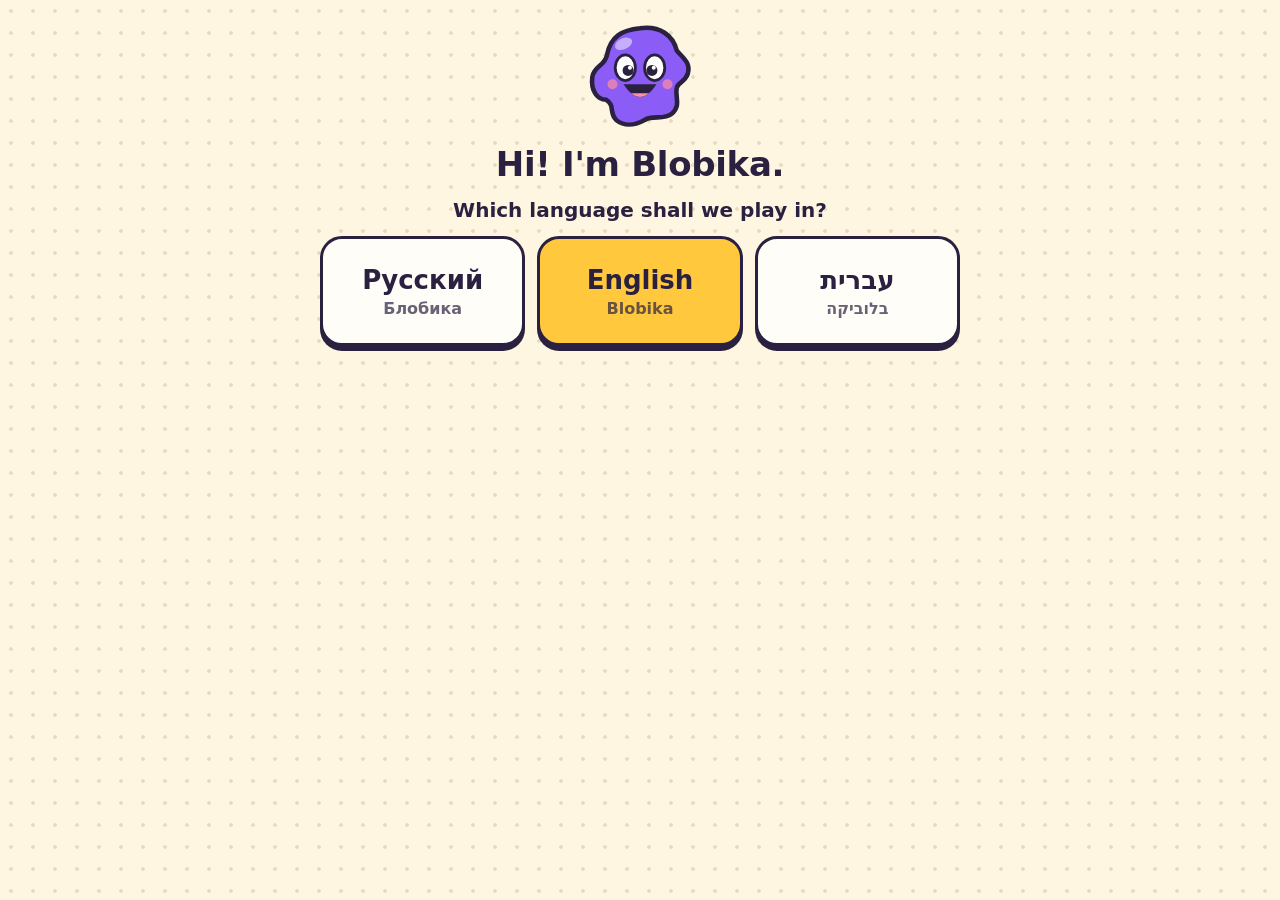
<file: index.html>
<!doctype html>
<html lang="ru">
<head>
<meta charset="utf-8">
<script>
// One home address, so progress saved in the browser is never split between
// blobika.app and blobika.com.
if (/^(www\.)?blobika\.app$|^www\.blobika\.com$/.test(location.hostname)) location.replace('https://blobika.com/' + location.search + location.hash);
</script>
<meta name="viewport" content="width=device-width,initial-scale=1,maximum-scale=1,user-scalable=no,viewport-fit=cover">
<meta name="apple-mobile-web-app-capable" content="yes">
<meta name="mobile-web-app-capable" content="yes">
<meta name="apple-mobile-web-app-status-bar-style" content="default">
<meta name="apple-mobile-web-app-title" content="Blobika">
<meta name="theme-color" content="#fff6e2">
<link rel="apple-touch-icon" href="icons/icon-180.png">
<link rel="icon" href="icons/icon-192.png">
<link rel="manifest" href="manifest.webmanifest">
<title>Blobika</title>
<link rel="stylesheet" href="css/app.css">
<link rel="stylesheet" href="css/play/pairs.css">
<link rel="stylesheet" href="css/play/puzzle.css">
<link rel="stylesheet" href="css/play/diff.css">
<link rel="stylesheet" href="css/play/dots.css">
<link rel="stylesheet" href="css/play/dictation.css">
<link rel="stylesheet" href="css/play/oneline.css">
<link rel="stylesheet" href="css/play/shades.css">
<link rel="stylesheet" href="css/play/patterns.css">
<link rel="stylesheet" href="css/play/anim.css">
</head>
<body>
<div id="app"></div>
<script type="module" src="js/main.js"></script>
</body>
</html>
</file>
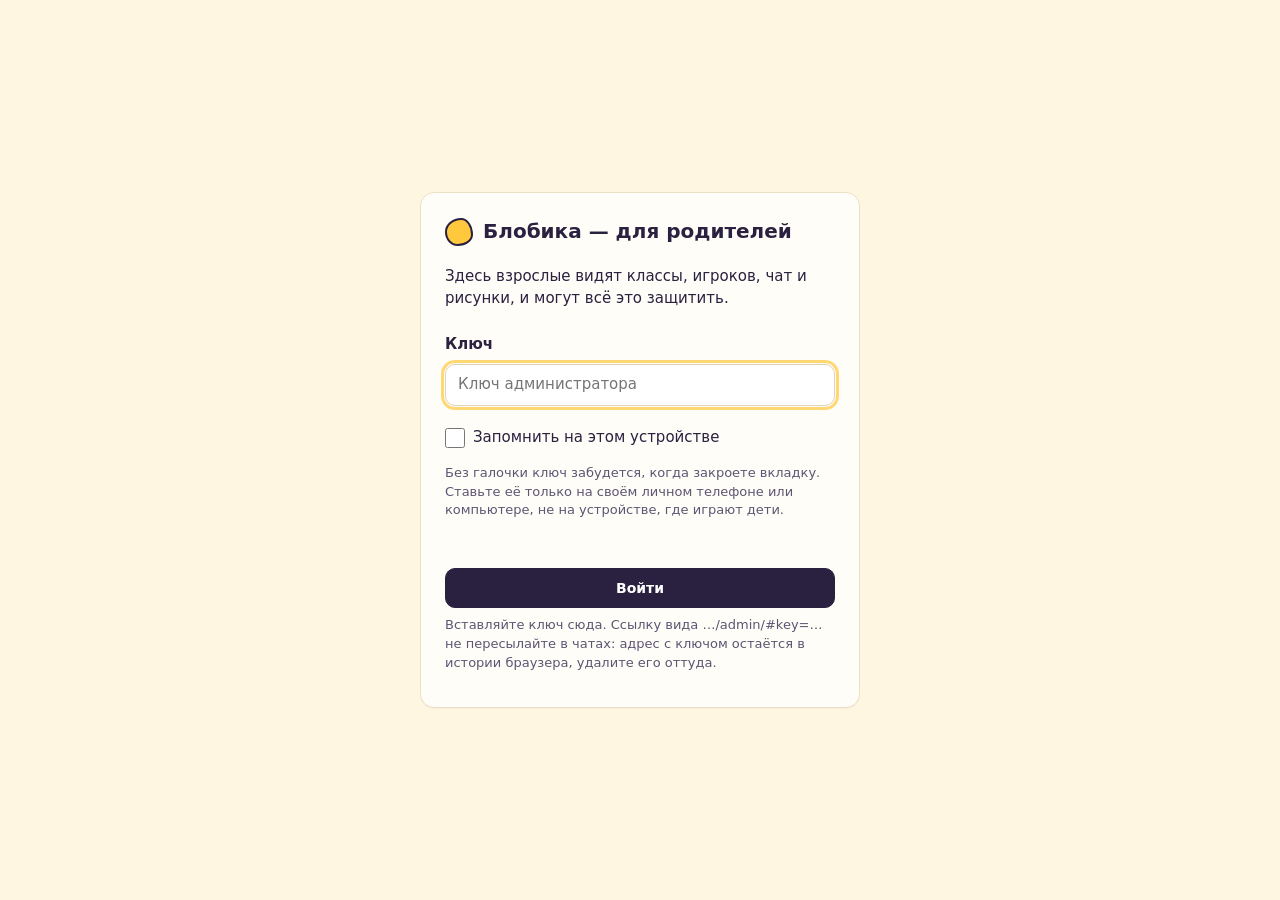
<file: admin/index.html>
<!doctype html>
<html lang="ru">
<head>
<meta charset="utf-8">
<meta name="viewport" content="width=device-width,initial-scale=1,viewport-fit=cover">
<meta name="robots" content="noindex,nofollow">
<meta name="referrer" content="no-referrer">
<meta name="theme-color" content="#fff6e2">
<title>Blobika для родителей</title>
<link rel="icon" href="../icons/icon-192.png">
<link rel="stylesheet" href="admin.css">
<script type="module" src="admin.js"></script>
</head>
<body>
<!-- The parents' page of Blobika: accounts, statistics and safety of the class
     features. Not part of the children's app. Everything is drawn by admin.js. -->
<noscript>Эта страница работает только с включённым JavaScript.</noscript>
<div id="app"></div>
<div id="toasts" aria-live="polite"></div>
</body>
</html>
</file>
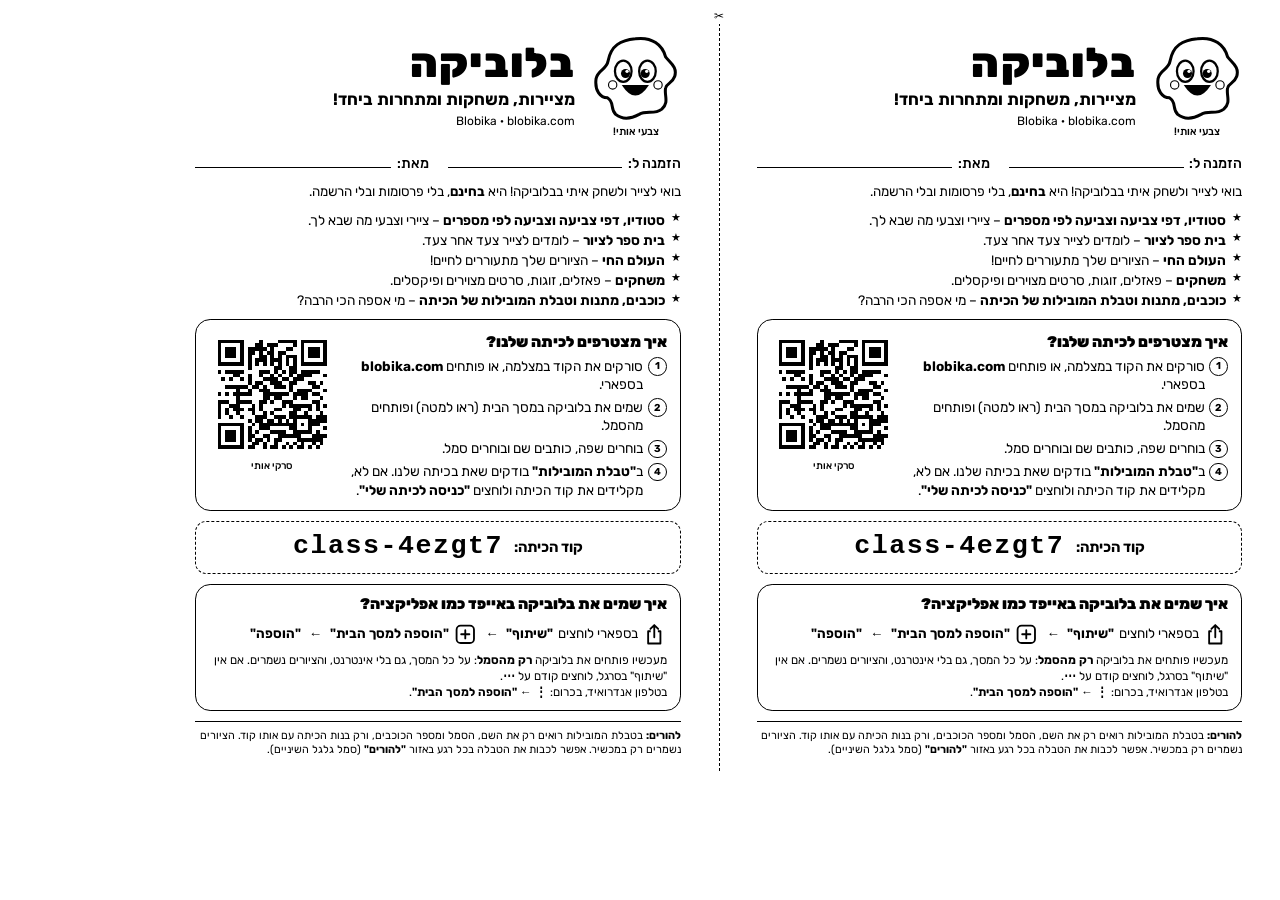
<file: print/invite-he.html>
<!doctype html>
<html lang="he" dir="rtl">
<head>
<meta charset="utf-8">
<title>הזמנה לבלוביקה</title>
<!-- Two A5 invitations on one A4 sheet, black and white. Print at 100%, cut along the dashed line.
     Make the PDF with: print/make-pdf.sh -->
<link rel="preconnect" href="https://fonts.googleapis.com">
<link href="https://fonts.googleapis.com/css2?family=Rubik:wght@400;500;700;900&display=block" rel="stylesheet">
<style>
  @page { size: A4 landscape; margin: 0; }
  * { box-sizing: border-box; }
  html, body { margin: 0; background: #fff; color: #000; }
  body { font-family: 'Rubik', 'Arial Hebrew', sans-serif; font-size: 10.2pt; line-height: 1.34; -webkit-print-color-adjust: exact; print-color-adjust: exact; }
  .sheet { width: 297mm; height: 210mm; display: flex; position: relative; overflow: hidden; }
  .sheet::after { content: ''; position: absolute; top: 6mm; bottom: 6mm; left: 50%; border-left: .35mm dashed #000; }
  .cut { position: absolute; left: 50%; top: 2mm; transform: translateX(-50%); font-size: 9pt; background: #fff; padding: 0 1mm; z-index: 1; }
  .card { width: 148.5mm; height: 210mm; padding: 8.5mm 10mm 9mm; display: flex; flex-direction: column; gap: 2.6mm; }

  .head { display: flex; align-items: center; gap: 4mm; }
  .mascot { width: 24mm; flex: none; position: relative; }
  .mascot svg { width: 100%; display: block; }
  .mascot small { display: block; text-align: center; font-size: 8pt; font-weight: 500; margin-top: .5mm; white-space: nowrap; }
  h1 { font-size: 31pt; font-weight: 900; margin: 0; line-height: 1; letter-spacing: .3mm; }
  .sub { font-size: 12.5pt; font-weight: 700; margin: 1.2mm 0 0; }
  .lat { font-size: 9pt; margin-top: .6mm; direction: ltr; text-align: right; }

  .to { display: flex; gap: 5mm; font-size: 10.5pt; font-weight: 500; }
  .to span { flex: 1; display: flex; align-items: baseline; gap: 1.5mm; white-space: nowrap; }
  .to i { flex: 1; border-bottom: .3mm solid #000; height: 5mm; }

  .lead { margin: 0; font-size: 10pt; }
  h2 { font-size: 11.5pt; font-weight: 900; margin: 0 0 1.2mm; }
  ul { list-style: none; margin: 0; padding: 0; display: grid; gap: .5mm; }
  li { padding-inline-start: 4.2mm; position: relative; }
  ul li::before { content: '★'; position: absolute; inset-inline-start: 0; top: -.2mm; font-size: 8.5pt; }

  .join { border: .5mm solid #000; border-radius: 4mm; padding: 3mm 3.5mm; display: flex; gap: 3.5mm; align-items: flex-start; }
  .steps { flex: 1; }
  ol { margin: 0; padding: 0; list-style: none; counter-reset: s; display: grid; gap: 1.3mm; }
  ol li { counter-increment: s; padding-inline-start: 6.2mm; }
  ol li::before { content: counter(s); position: absolute; inset-inline-start: 0; top: .1mm; width: 4.4mm; height: 4.4mm; border: .3mm solid #000; border-radius: 50%; font-size: 7.5pt; font-weight: 700; display: grid; place-items: center; line-height: 1; }
  .qr { width: 33mm; flex: none; text-align: center; font-size: 7.5pt; font-weight: 500; }
  .qr svg { width: 33mm; height: 33mm; display: block; margin-bottom: 1mm; }
  b.ui { font-weight: 700; white-space: nowrap; }

  .code { display: flex; align-items: center; justify-content: center; gap: 3mm; border: .5mm dashed #000; border-radius: 3mm; padding: 2mm 3mm; }
  .code span { font-size: 11pt; font-weight: 700; }
  .code tt { direction: ltr; font-family: 'Menlo', 'Courier New', monospace; font-size: 20pt; font-weight: 700; letter-spacing: .4mm; }
  .code em { font-style: normal; font-size: 9pt; direction: ltr; }

  .install { border: .5mm solid #000; border-radius: 4mm; padding: 2.6mm 3.5mm; }
  .install h2 { margin-bottom: 1.8mm; }
  .flow { display: flex; align-items: center; gap: 2mm; flex-wrap: wrap; font-size: 10pt; }
  .flow span { display: inline-flex; align-items: center; gap: 1.2mm; white-space: nowrap; }
  .flow svg { width: 6.5mm; height: 6.5mm; flex: none; }
  .flow i { font-style: normal; font-weight: 700; }
  .install p { margin: 1.8mm 0 0; font-size: 8.8pt; line-height: 1.35; }

  .parents { margin-top: auto; font-size: 8.2pt; line-height: 1.3; border-top: .3mm solid #000; padding-top: 1.8mm; }
  .parents b { font-weight: 700; }
</style>
</head>
<body>
<div class="sheet" id="sheet"><span class="cut">✂</span></div>

<template id="card">
<section class="card">
  <div class="head">
    <div class="mascot">
      <svg viewBox="0 0 120 120" aria-hidden="true">
        <path d="M60 9C82 6 96 17 100 33c6 8 16 13 12 26-3 9-11 9-12 15-2 10 5 19-5 28-10 8-20 1-30 7-11 6-21 8-31 0-8-8-1-16-11-22C14 87 6 78 8 62c2-12 14-12 16-24C28 18 40 11 60 9Z" fill="#fff" stroke="#000" stroke-width="4"/>
        <ellipse cx="44" cy="52" rx="11" ry="14" fill="#fff" stroke="#000" stroke-width="3"/>
        <ellipse cx="76" cy="52" rx="11" ry="14" fill="#fff" stroke="#000" stroke-width="3"/>
        <circle cx="47" cy="55" r="6"/><circle cx="73" cy="55" r="6"/>
        <circle cx="49" cy="52" r="2.2" fill="#fff"/><circle cx="75" cy="52" r="2.2" fill="#fff"/>
        <path d="M42 70q18 28 36 0z" fill="#000"/>
        <circle cx="30" cy="70" r="5.5" fill="none" stroke="#000" stroke-width="1.5"/><circle cx="90" cy="70" r="5.5" fill="none" stroke="#000" stroke-width="1.5"/>
      </svg>
      <small>צבעי אותי!</small>
    </div>
    <div>
      <h1>בלוביקה</h1>
      <p class="sub">מציירות, משחקות ומתחרות ביחד!</p>
      <div class="lat">Blobika · blobika.com</div>
    </div>
  </div>

  <div class="to">
    <span>הזמנה ל: <i></i></span>
    <span>מאת: <i></i></span>
  </div>

  <p class="lead">בואי לצייר ולשחק איתי בבלוביקה! היא <b>בחינם</b>, בלי פרסומות ובלי הרשמה.</p>

  <ul>
    <li><b>סטודיו, דפי צביעה וצביעה לפי מספרים</b> – ציירי וצבעי מה שבא לך.</li>
    <li><b>בית ספר לציור</b> – לומדים לצייר צעד אחר צעד.</li>
    <li><b>העולם החי</b> – הציורים שלך מתעוררים לחיים!</li>
    <li><b>משחקים</b> – פאזלים, זוגות, סרטים מצוירים ופיקסלים.</li>
    <li><b>כוכבים, מתנות וטבלת המובילות של הכיתה</b> – מי אספה הכי הרבה?</li>
  </ul>

  <div class="join">
    <div class="steps">
      <h2>איך מצטרפים לכיתה שלנו?</h2>
      <ol>
        <li>סורקים את הקוד במצלמה, או פותחים <b class="ui">blobika.com</b> בספארי.</li>
        <li>שמים את בלוביקה במסך הבית (ראו למטה) ופותחים מהסמל.</li>
        <li>בוחרים שפה, כותבים שם ובוחרים סמל.</li>
        <li>ב<b class="ui">"טבלת המובילות"</b> בודקים שאת בכיתה שלנו. אם לא, מקלידים את קוד הכיתה ולוחצים <b class="ui">"כניסה לכיתה שלי"</b>.</li>
      </ol>
    </div>
    <div class="qr">
      <!--QR-->
      סרקי אותי
    </div>
  </div>

  <div class="code">
    <span>קוד הכיתה:</span>
    <tt>class-4ezgt7</tt>
  </div>

  <div class="install">
    <h2>איך שמים את בלוביקה באייפד כמו אפליקציה?</h2>
    <div class="flow">
      <span><svg viewBox="0 0 24 24" aria-hidden="true"><path d="M8.5 9H6v12h12V9h-2.5" fill="none" stroke="#000" stroke-width="1.8" stroke-linejoin="round"/><path d="M12 15V3M8.2 6.8 12 3l3.8 3.8" fill="none" stroke="#000" stroke-width="1.8" stroke-linecap="round" stroke-linejoin="round"/></svg>בספארי לוחצים <b class="ui">"שיתוף"</b></span>
      <i>←</i>
      <span><svg viewBox="0 0 24 24" aria-hidden="true"><rect x="3.5" y="3.5" width="17" height="17" rx="4" fill="none" stroke="#000" stroke-width="1.8"/><path d="M12 8v8M8 12h8" stroke="#000" stroke-width="1.8" stroke-linecap="round"/></svg><b class="ui">"הוספה למסך הבית"</b></span>
      <i>←</i>
      <span><b class="ui">"הוספה"</b></span>
    </div>
    <p>מעכשיו פותחים את בלוביקה <b>רק מהסמל</b>: על כל המסך, גם בלי אינטרנט, והציורים נשמרים. אם אין "שיתוף" בסרגל, לוחצים קודם על <b>⋯</b>.<br>בטלפון אנדרואיד, בכרום: <b>⋮</b> ← <b class="ui">"הוספה למסך הבית"</b>.</p>
  </div>

  <p class="parents"><b>להורים:</b> בטבלת המובילות רואים רק את השם, הסמל ומספר הכוכבים, ורק בנות הכיתה עם אותו קוד. הציורים נשמרים רק במכשיר. אפשר לכבות את הטבלה בכל רגע באזור <b>"להורים"</b> (סמל גלגל השיניים).</p>
</section>
</template>

<script>
  const QR = '<svg xmlns="http://www.w3.org/2000/svg" viewBox="-2 -2 33 33" shape-rendering="crispEdges"><path fill="#fff" d="M-2 -2h33v33H-2z"/><path stroke="#000" d="M0 0.5h7m4 0h1m4 0h5m1 0h7M0 1.5h1m5 0h1m3 0h2m1 0h3m4 0h1m1 0h1m5 0h1M0 2.5h1m1 0h3m1 0h1m1 0h5m1 0h1m3 0h2m2 0h1m1 0h3m1 0h1M0 3.5h1m1 0h3m1 0h1m1 0h2m1 0h1m1 0h2m1 0h2m4 0h1m1 0h3m1 0h1M0 4.5h1m1 0h3m1 0h1m1 0h1m2 0h2m1 0h1m1 0h1m1 0h3m1 0h1m1 0h3m1 0h1M0 5.5h1m5 0h1m1 0h1m1 0h3m1 0h3m1 0h1m1 0h1m1 0h1m5 0h1M0 6.5h7m1 0h1m1 0h1m1 0h1m1 0h1m1 0h1m1 0h1m1 0h1m1 0h7M8 7.5h1m6 0h2m2 0h2M0 8.5h1m1 0h5m4 0h3m1 0h1m1 0h1m1 0h2m1 0h5M4 9.5h2m2 0h1m2 0h1m2 0h1m1 0h1m2 0h1m1 0h4m3 0h1M1 10.5h1m1 0h1m2 0h1m1 0h1m3 0h4m1 0h2m1 0h3M8 11.5h1m1 0h2m2 0h3m2 0h2m3 0h2m1 0h1M2 12.5h6m1 0h2m1 0h1m2 0h3m1 0h1m5 0h2M5 13.5h1m2 0h1m2 0h3m5 0h1m1 0h4m3 0h1M0 14.5h1m1 0h1m1 0h5m3 0h7m1 0h4m1 0h2M5 15.5h1m6 0h2m1 0h2m3 0h1m1 0h2m3 0h1M0 16.5h3m2 0h4m2 0h2m1 0h1m2 0h3m5 0h2M0 17.5h1m2 0h3m3 0h1m1 0h1m5 0h1m1 0h6m1 0h1m1 0h1M0 18.5h1m1 0h1m1 0h3m1 0h2m1 0h1m3 0h2m3 0h2m2 0h1m1 0h1M0 19.5h1m1 0h1m2 0h1m3 0h1m2 0h1m1 0h1m4 0h2m2 0h1m3 0h1M0 20.5h1m2 0h1m2 0h1m3 0h3m2 0h3m1 0h6m1 0h3M8 21.5h1m1 0h2m1 0h2m1 0h1m1 0h1m1 0h1m3 0h5M0 22.5h7m2 0h1m1 0h10m1 0h1m1 0h3M0 23.5h1m5 0h1m1 0h1m2 0h3m5 0h2m3 0h1m3 0h1M0 24.5h1m1 0h3m1 0h1m1 0h1m1 0h1m3 0h4m2 0h5m1 0h1M0 25.5h1m1 0h3m1 0h1m1 0h2m2 0h2m2 0h6m3 0h4M0 26.5h1m1 0h3m1 0h1m1 0h1m1 0h2m1 0h1m1 0h2m4 0h7M0 27.5h1m5 0h1m2 0h2m1 0h1m2 0h1m2 0h1m1 0h1m1 0h1m2 0h1m1 0h1M0 28.5h7m1 0h2m2 0h1m1 0h2m1 0h1m1 0h1m1 0h2m1 0h1m1 0h1"/></svg>';
  const tpl = document.getElementById('card').innerHTML.replace('<!--QR-->', QR);
  document.getElementById('sheet').insertAdjacentHTML('beforeend', tpl + tpl);
</script>
</body>
</html>
</file>
<file: css/app.css>
:root {
  --ink: #2a2140;
  --paper: #fff6e2;
  --card: #fffdf7;
  --sun: #ffc83d;
  --coral: #ff6b5e;
  --mint: #27c4a8;
  --sky: #4aa8ff;
  --grape: #8b5cf6;
  --pink: #ff85c0;
  --line: 3px solid var(--ink);
  --blob: #8b5cf6;
  --r: 22px;
  color-scheme: light;
}

* { box-sizing: border-box; -webkit-tap-highlight-color: transparent; }
html, body { height: 100%; margin: 0; overscroll-behavior: none; }
body {
  font-family: ui-rounded, "SF Pro Rounded", "Arial Rounded MT Bold", system-ui, sans-serif;
  font-weight: 650;
  color: var(--ink);
  background-color: var(--paper);
  background-image: radial-gradient(#e9dcc0 1.6px, transparent 1.7px);
  background-size: 22px 22px;
  -webkit-user-select: none;
  user-select: none;
  -webkit-touch-callout: none;
  touch-action: manipulation;
  overflow: hidden;
  position: fixed;
  inset: 0;
}
#app { position: absolute; inset: 0; }
a { color: inherit; text-decoration: none; }
h1, h2, h3, p { margin: 0; }
button, input, select { font: inherit; color: inherit; }
.hidden { display: none !important; }
.spacer { flex: 1; }
.row { display: flex; gap: 12px; align-items: center; justify-content: center; }
.row.wrap { flex-wrap: wrap; }
img { -webkit-user-drag: none; display: block; }

.screen {
  position: absolute;
  inset: 0;
  display: flex;
  flex-direction: column;
  padding: max(10px, env(safe-area-inset-top)) max(14px, env(safe-area-inset-right)) max(10px, env(safe-area-inset-bottom)) max(14px, env(safe-area-inset-left));
  gap: 10px;
}
.screen.scroll { overflow-y: auto; -webkit-overflow-scrolling: touch; display: block; }
.screen.scroll > * + * { margin-top: 14px; }

/* Buttons feel like pressable stickers */
.btn {
  display: inline-flex;
  align-items: center;
  justify-content: center;
  gap: 6px;
  min-height: 52px;
  padding: 0 20px;
  border: var(--line);
  border-radius: 18px;
  background: var(--card);
  box-shadow: 0 4px 0 var(--ink);
  font-weight: 800;
  font-size: 18px;
  cursor: pointer;
  transition: transform .06s, box-shadow .06s;
  white-space: nowrap;
}
.btn:active { transform: translateY(3px); box-shadow: 0 1px 0 var(--ink); }
.btn:disabled { opacity: .38; }
.btn.primary { background: var(--sun); }
.btn.accent { background: var(--pink); }
.btn.ghost { background: var(--card); }
.btn.right { background: #8fe388; }
.btn.tool.on { background: var(--mint); color: #fff; }
.btn.icon { width: 52px; padding: 0; flex: none; }
.btn.icon.on { background: var(--mint); color: #fff; }
.ico { display: inline-flex; }
/* Arrows that mean "back" point towards the start of the line, which is on the right in Hebrew. */
[dir=rtl] .ico-back svg { transform: scaleX(-1); }

.topbar { display: flex; align-items: center; gap: 8px; flex: none; min-height: 58px; flex-wrap: nowrap; }
.topbar h1 { font-size: 22px; font-weight: 850; margin-inline-start: 6px; overflow: hidden; text-overflow: ellipsis; white-space: nowrap; min-width: 0; }

.star-badge {
  display: inline-flex; align-items: center; gap: 5px;
  height: 52px; padding: 0 16px; font-size: 21px; font-weight: 850;
  background: var(--card); border: var(--line); border-radius: 18px; box-shadow: 0 4px 0 var(--ink); flex: none;
}
.star { color: #f5a800; font-size: 24px; }

/* Mascot */
.mascot { width: 76px; height: 76px; flex: none; animation: bob 2.6s ease-in-out infinite; }
.mascot svg { width: 100%; height: 100%; display: block; overflow: visible; }
.mascot .blob { fill: var(--blob); }
.mascot .eyes { transform-origin: 60px 54px; animation: blink 4.4s infinite; }
@keyframes bob { 50% { transform: translateY(-5px) rotate(-2deg); } }
@keyframes blink { 0%, 94%, 100% { transform: scaleY(1); } 97% { transform: scaleY(.08); } }

.speaker { display: flex; align-items: center; gap: 8px; min-width: 0; flex: 1 1 auto; }
.speaker .mascot { width: 60px; height: 60px; }
.bubble {
  position: relative; background: var(--card); border: var(--line); border-radius: 18px;
  padding: 10px 14px; font-size: 18px; line-height: 1.25; min-width: 0;
}
.bubble::before {
  content: ''; position: absolute; inset-inline-start: -11px; top: 50%; margin-top: -9px; width: 16px; height: 16px;
  background: var(--card); border-left: var(--line); border-bottom: var(--line); transform: rotate(45deg);
}
/* In Hebrew the mascot stands on the right, so the pointer turns to face it. */
[dir=rtl] .bubble::before { border: 0; border-right: var(--line); border-top: var(--line); }
.bubble.pop-in { animation: pop .25s; }
@keyframes pop { 0% { transform: scale(.9); } 60% { transform: scale(1.03); } }

/* Home */
.home-top { display: flex; align-items: center; gap: 12px; }
.mascot-wrap .mascot { width: 88px; height: 88px; }
.hello { flex: 1; min-width: 0; }
.hello h1 { font-size: 34px; font-weight: 900; letter-spacing: -.3px; }
.hello p { font-size: 19px; }
.hello p span { opacity: .65; }
.tiles {
  display: grid; gap: 14px;
  grid-template-columns: repeat(6, 1fr);
  grid-auto-rows: minmax(158px, 1fr);
  grid-template-areas:
    "st st sc sc co co"
    "st st sc sc nu wo"
    "ga ga ra ra wa wa";
  height: calc(100% - 150px);
  min-height: 520px;
}
.tile {
  position: relative; display: flex; flex-direction: column; justify-content: flex-end; overflow: hidden;
  border: var(--line); border-radius: 28px; box-shadow: 0 6px 0 var(--ink); padding: 16px 18px;
  transition: transform .08s, box-shadow .08s;
}
.tile:active { transform: translateY(4px); box-shadow: 0 2px 0 var(--ink); }
.tile-art { position: absolute; top: 8px; inset-inline-end: 8px; width: 58%; max-width: 230px; }
.tile-art svg { width: 100%; display: block; overflow: visible; }
.tile-text { position: relative; display: flex; flex-direction: column; }
.tile b { font-size: 26px; font-weight: 900; line-height: 1.05; }
.tile small { font-size: 16px; opacity: .78; margin-top: 3px; }
.t-studio { grid-area: st; background: var(--sun); }
.t-studio .tile-art, .t-school .tile-art { width: 66%; max-width: 330px; top: 18px; inset-inline-end: 18px; }
.t-school { grid-area: sc; background: #9fe3d2; }
.t-coloring { grid-area: co; background: #ffc2dd; }
.t-num { grid-area: nu; background: #c7dcff; }
.t-world { grid-area: wo; background: #7cc8f5; }
.t-games { grid-area: ga; background: #d7c6ff; }
.t-gallery { grid-area: wa; background: #ffd3b5; }
.t-rating { grid-area: ra; background: #ffe58f; }
.t-num .tile-art, .t-world .tile-art { width: 66%; }
.t-num b, .t-world b { font-size: 21px; }
.t-num small, .t-world small { font-size: 14px; }
.t-games .tile-art, .t-gallery .tile-art, .t-rating .tile-art { width: auto; height: 86%; inset-inline-end: 18px; }
.t-games .tile-art svg, .t-gallery .tile-art svg, .t-rating .tile-art svg { height: 100%; width: auto; }
/* "My class" in every language, "Colouring Pages" and its Hebrew name are longer than the picture leaves room for: smaller pictures. */
@media (orientation: landscape) {
  .t-rating .tile-art { height: 58%; }
  :root:not([lang=ru]) .t-coloring .tile-art { width: 50%; }
}
.tile-prog { position: absolute; top: 14px; inset-inline-start: 16px; font-style: normal; background: #fff; border: var(--line); border-radius: 12px; padding: 2px 10px; font-size: 16px; }
.next-gift { display: block; text-align: center; font-size: 17px; opacity: .8; padding: 4px; }

/* Drawing stage */
.stage-host { flex: 1; position: relative; min-width: 0; min-height: 0; }
.stage { position: relative; overflow: hidden; touch-action: none; border-radius: 16px; direction: ltr; }
.sheet { position: absolute; left: 0; top: 0; transform-origin: 0 0; isolation: isolate; box-shadow: 0 0 0 4px var(--ink); background: #fff; }
.sheet canvas { position: absolute; left: 0; top: 0; display: block; }
.paper { z-index: 0; }
.overlay { position: absolute; inset: 0; pointer-events: none; }
.overlay.under { z-index: 1; }
.overlay.over { z-index: 50; }
.sticker-ghost { position: absolute; left: 0; top: 0; font-family: "Apple Color Emoji", serif; }
.sym-guide { position: absolute; inset: 0; width: 100%; height: 100%; direction: ltr; }
.sym-guide line { stroke: var(--sky); stroke-width: 3; stroke-dasharray: 14 14; opacity: .75; }

.studio-main { flex: 1; display: flex; gap: 10px; min-height: 0; }
/* Studio and creature screens: "undo" points back, towards the start of the line, which is on the right in Hebrew. */
[dir=rtl] .studio :is(.ico-undo, .ico-redo) svg { transform: scaleX(-1); }
.rail {
  width: 106px; flex: none; display: flex; flex-direction: column; gap: 6px;
  overflow-y: auto; -webkit-overflow-scrolling: touch; padding: 2px; scrollbar-width: none;
}
.rail::-webkit-scrollbar { display: none; }
.brush {
  position: relative; flex: none; background: var(--card); border: var(--line); border-radius: 14px;
  padding: 2px 2px 3px; display: flex; flex-direction: column; align-items: center; cursor: pointer;
}
.brush canvas { width: 92px; height: 50px; direction: ltr; }
.brush span { font-size: 13px; font-weight: 800; line-height: 1; }
.brush.on { background: var(--sun); transform: translateX(3px); }
[dir=rtl] .brush.on { transform: translateX(-3px); }
.brush.locked canvas { opacity: .28; }
.brush.locked span { opacity: .55; }
.lock { position: absolute; top: 12px; font-style: normal; font-size: 22px; color: #f5a800; text-shadow: 0 0 0 var(--ink); }

.tools-foot { display: flex; align-items: center; gap: 12px; flex: none; }
.tools-foot.col { flex-direction: column; align-items: stretch; gap: 8px; }
.row-tools { display: flex; align-items: center; gap: 10px; flex-wrap: wrap; }
.row-tools .size { flex: 1; min-width: 150px; }
.size { display: flex; align-items: center; gap: 8px; width: 210px; flex: none; }
.dotbox { width: 40px; height: 40px; display: grid; place-items: center; flex: none; }
.dot { display: block; border-radius: 50%; border: 2px solid var(--ink); }
input[type=range] {
  -webkit-appearance: none; appearance: none; width: 100%; height: 12px; border-radius: 8px;
  background: #eadfc9; border: 2px solid var(--ink); touch-action: none;
}
input[type=range]::-webkit-slider-thumb {
  -webkit-appearance: none; width: 32px; height: 32px; border-radius: 50%; background: var(--sun); border: var(--line);
}
.palette { display: flex; flex: 1; gap: 5px; flex-wrap: wrap; min-width: 0; }
.swatch {
  width: 38px; height: 38px; border-radius: 50%; border: var(--line); padding: 0; cursor: pointer; flex: none; position: relative; overflow: hidden;
}
.swatch.on { outline: 4px solid var(--ink); outline-offset: 2px; transform: scale(.82); }
.swatch.any { background: conic-gradient(red, orange, yellow, lime, cyan, blue, magenta, red); }
.swatch.any input { position: absolute; inset: -6px; opacity: 0; width: 200%; height: 200%; }

/* Popovers & modals */
.pop { position: fixed; z-index: 300; background: var(--card); border: var(--line); border-radius: 20px; box-shadow: 0 6px 0 var(--ink); padding: 12px; max-width: min(560px, 94vw); }
.pop-list { display: flex; flex-direction: column; gap: 6px; min-width: 190px; }
.pop-list.wide { min-width: 330px; }
.pick { min-height: 48px; border: 2px solid var(--ink); border-radius: 14px; background: #fff; padding: 0 16px; font-weight: 800; }
.pick.on { background: var(--sun); }
.paper-grid { display: grid; grid-template-columns: repeat(4, 96px); gap: 8px; }
.paper-chip { height: 70px; border: var(--line); border-radius: 12px; font-size: 13px; font-weight: 800; }
.paper-chip.on { outline: 3px solid var(--mint); outline-offset: 2px; }
.layer-row { display: flex; align-items: center; gap: 8px; border-radius: 14px; padding: 4px; }
.layer-row.on { background: #ffe9ae; }
.layer-pick { flex: 1; display: flex; align-items: center; gap: 10px; border: 0; background: none; font-size: 17px; }
.layer-pick canvas { width: 72px; height: 54px; background: #fff; border: 2px solid var(--ink); border-radius: 8px; }
.pop-stickers { width: min(520px, 90vw); }
.sticker-grid { display: grid; grid-template-columns: repeat(auto-fill, 58px); gap: 4px; margin-top: 8px; max-height: 310px; overflow-y: auto; }
.sticker { font-size: 40px; height: 58px; background: none; border: 0; font-family: "Apple Color Emoji", serif; }

.tabs { display: flex; gap: 8px; }
.tabs.small { gap: 5px; flex-wrap: wrap; }
.tab {
  min-height: 50px; display: inline-flex; align-items: center; padding: 0 18px; font-size: 18px; font-weight: 800;
  background: var(--card); border: var(--line); border-radius: 16px;
}
.tabs.small .tab { min-height: 42px; padding: 0 12px; font-size: 15px; border-width: 2px; border-radius: 12px; }
.tab.on { background: var(--sun); }
.tab.dim { opacity: .45; }
.kinds { flex: none; }

.modal-back { position: fixed; inset: 0; background: rgba(42, 33, 64, .42); display: grid; place-items: center; z-index: 400; padding: 16px; }
.modal {
  background: var(--card); border: var(--line); border-radius: 28px; box-shadow: 0 8px 0 var(--ink);
  padding: 22px 28px; max-width: 460px; text-align: center; display: flex; flex-direction: column; align-items: center; gap: 12px;
  animation: pop .25s;
}
.modal.big { max-width: 540px; }
.modal h2 { font-size: 27px; font-weight: 900; }
.modal p { font-size: 19px; line-height: 1.3; }
.stars-row { display: flex; gap: 6px; }
.big-star { font-size: 62px; line-height: 1; color: #e6dcc6; }
.big-star.on { color: #f5a800; -webkit-text-stroke: 3px var(--ink); animation: star .5s backwards; }
@keyframes star { 0% { transform: scale(0) rotate(-40deg); } 70% { transform: scale(1.25); } }
.unlock { background: #ffe9ae; border: var(--line); border-radius: 14px; padding: 8px 16px; font-size: 18px; }
.toast {
  position: fixed; bottom: 96px; left: 50%; transform: translateX(-50%); z-index: 500; background: var(--ink); color: #fff;
  padding: 12px 20px; border-radius: 16px; font-size: 17px; width: max-content; max-width: 86vw; text-align: center; pointer-events: none;
}
.confetti { position: fixed; inset: 0; pointer-events: none; z-index: 450; }

/* School */
.chapter { background: var(--card); border: var(--line); border-radius: 26px; padding: 16px 18px; border-top: 14px solid var(--ch); }
.chapter-head { display: flex; gap: 12px; align-items: center; margin-bottom: 12px; }
.chapter-head h2 { font-size: 25px; font-weight: 900; }
.chapter-head p { font-size: 16px; opacity: .78; }
.chapter-n { width: 48px; height: 48px; border-radius: 50%; background: var(--ch); border: var(--line); display: grid; place-items: center; font-size: 24px; font-weight: 900; flex: none; }
.lesson-grid { display: grid; grid-template-columns: repeat(auto-fill, minmax(170px, 1fr)); gap: 12px; }
.lesson-card { position: relative; background: #fff; border: var(--line); border-radius: 18px; padding: 8px; display: flex; flex-direction: column; align-items: center; gap: 2px; box-shadow: 0 4px 0 var(--ink); }
.lesson-card.next { background: #fff3cc; }
.art { width: 100%; display: block; }
.art path, .ref-art path { stroke: var(--ink); }
.lesson-card b { font-size: 18px; }
.mini-stars { font-size: 14px; color: #d89000; }
.tag { position: absolute; top: -10px; right: -6px; font-style: normal; background: var(--coral); color: #fff; border: var(--line); border-radius: 12px; padding: 1px 10px; font-size: 15px; transform: rotate(5deg); }
[dir=rtl] .lesson-card .tag { right: auto; left: -6px; transform: rotate(-5deg); }

.intro-body { display: flex; gap: 20px; align-items: stretch; flex-wrap: wrap; }
.intro-art { flex: 1 1 380px; background: #fff; border: var(--line); border-radius: 24px; padding: 14px; }
.mode-list { flex: 1 1 340px; display: flex; flex-direction: column; gap: 12px; }
.lead { font-size: 20px; line-height: 1.3; }
.mode-card { display: flex; align-items: center; gap: 12px; background: var(--card); border: var(--line); border-radius: 20px; box-shadow: 0 5px 0 var(--ink); padding: 12px 16px; }
.mode-card b { display: block; font-size: 24px; font-weight: 900; }
.mode-card small { font-size: 16px; opacity: .75; }
.mode-card > div { flex: 1; }
.mode-n { width: 50px; height: 50px; display: grid; place-items: center; border-radius: 50%; border: var(--line); font-size: 24px; font-weight: 900; }
.m0 .mode-n { background: #a7ecc0; }
.m1 .mode-n { background: var(--sun); }
.m2 .mode-n { background: var(--pink); }
.mode-stars { font-size: 24px; color: #f5a800; letter-spacing: 1px; }

.lesson-body { flex: 1; display: flex; gap: 10px; min-height: 0; }
.ref-card { flex: 0 0 34%; background: #fff; border: var(--line); border-radius: 20px; padding: 10px; position: relative; display: flex; align-items: center; justify-content: center; }
.ref-art { width: 100%; display: block; }
.ref-hidden { font-size: 24px; font-weight: 900; opacity: .4; }
.count { position: absolute; top: 8px; right: 8px; width: 56px; height: 56px; background: var(--coral); color: #fff; border: var(--line); border-radius: 50%; display: grid; place-items: center; font-size: 28px; font-weight: 900; }
[dir=rtl] .ref-card .count { right: auto; left: 8px; }
.guide { position: absolute; inset: 0; width: 100%; height: 100%; }
.guide path, .ref-art path { fill: none; stroke-width: 9; stroke-linecap: round; stroke-linejoin: round; }
.guide .g-old { stroke: #dcd6e6; }
.guide .g-cur { stroke: #7fb8ff; stroke-width: 12; }
.ref-art .g-old { stroke: #b3acc4; }
.ref-art .g-cur { stroke: #e0483a; stroke-width: 12; }
.guide .g-solid { stroke: var(--ink); }
.g-axis { stroke: var(--coral); stroke-width: 5; stroke-dasharray: 14 12; }
.step-dots { display: flex; gap: 6px; align-items: center; }
.step-dots i { width: 16px; height: 16px; border-radius: 50%; border: 2px solid var(--ink); background: #fff; }
.step-dots i.on { background: var(--sun); transform: scale(1.3); }
.step-dots i.done { background: var(--mint); }
.lesson-foot { display: flex; align-items: center; gap: 8px; flex: none; }
.lesson-colors { display: flex; flex-direction: column; gap: 6px; flex: none; }

/* Coloring hub */
.hub .tabs { flex-wrap: wrap; }
.pages-grid { display: grid; grid-template-columns: repeat(auto-fill, minmax(220px, 1fr)); gap: 14px; padding-bottom: 20px; }
.page-card { position: relative; background: #fff; border: var(--line); border-radius: 20px; padding: 8px; box-shadow: 0 5px 0 var(--ink); display: flex; flex-direction: column; align-items: center; gap: 4px; text-align: center; }
.page-card canvas, .page-card img { width: 100%; height: auto; border-radius: 12px; }
.page-card b { font-size: 18px; }
.page-card small { font-size: 15px; opacity: .75; padding: 0 8px; }
.page-card.more { background: var(--sun); justify-content: center; min-height: 190px; font: inherit; color: inherit; cursor: pointer; }
.photo-card { background: #ffc2dd !important; }
.done-mark { position: absolute; top: 12px; right: 12px; background: var(--mint); color: #fff; width: 34px; height: 34px; border-radius: 50%; display: grid; place-items: center; font-style: normal; font-size: 20px; border: var(--line); }
[dir=rtl] .page-card .done-mark { right: auto; left: 12px; }

.num-main { flex: 1; display: flex; min-height: 0; }
.num-palette { display: flex; gap: 6px; flex-wrap: wrap; justify-content: center; flex: none; }
.num-chip { width: 58px; height: 58px; border-radius: 16px; border: var(--line); font-size: 23px; font-weight: 900; box-shadow: 0 4px 0 var(--ink); }
.num-chip.on { transform: translateY(-5px) scale(1.08); outline: 4px solid var(--ink); }
.num-chip.complete b { opacity: 0; }
.num-chip.complete::after { content: '✓'; position: absolute; }
.num-chip.complete { position: relative; display: grid; place-items: center; }
.layer.hi { mix-blend-mode: multiply; }
.layer-wrap { position: absolute; inset: 0; isolation: isolate; pointer-events: none; }

/* World */
.world-wrap { flex: 1; position: relative; min-height: 0; }
.world-box { position: absolute; inset: 0; border: var(--line); border-radius: 24px; overflow: hidden; touch-action: none; }
.world-canvas { width: 100%; height: 100%; display: block; }
.world-hint { position: absolute; inset-inline-start: 20px; bottom: 20px; max-width: 460px; pointer-events: none; }
.silhouette svg { width: 100%; height: 100%; display: block; }
.silhouette path { fill: #f3effa; stroke: #c9bfe0; stroke-width: 5; stroke-dasharray: 16 14; }
.overlay.under { transition: opacity .2s; }

/* Games */
.games-grid { display: grid; grid-template-columns: repeat(auto-fill, minmax(260px, 1fr)); gap: 14px; }
.game-card { background: var(--c); border: var(--line); border-radius: 24px; box-shadow: 0 6px 0 var(--ink); padding: 18px; min-height: 190px; display: flex; flex-direction: column; justify-content: flex-end; position: relative; overflow: hidden; }
.game-card b { font-size: 25px; font-weight: 900; line-height: 1.05; position: relative; }
.game-card small { font-size: 16px; opacity: .85; position: relative; }
.game-art { position: absolute; inset-inline-end: 8px; top: 6px; width: 110px; }
.game-art svg { width: 100%; display: block; fill: none; stroke: var(--ink); stroke-width: 6; stroke-linecap: round; stroke-linejoin: round; overflow: visible; }
.pix-card { align-items: center; text-align: center; }
.pix-count { font-style: normal; font-size: 12px; margin-inline-start: 6px; padding: 1px 6px; border-radius: 8px; background: #efe6d2; }
.pix-count.full { background: var(--mint); color: #fff; }
.pix-card canvas { width: 100px; height: 100px; image-rendering: pixelated; margin-bottom: 4px; }

.dice-body { display: flex; flex-direction: column; align-items: center; gap: 16px; padding-top: 16px; }
.dice-body h2 { font-size: 30px; font-weight: 900; }
.reels { display: flex; gap: 12px; flex-wrap: wrap; justify-content: center; }
.reel { width: 260px; height: 130px; display: grid; place-items: center; text-align: center; padding: 10px; background: #fff; border: var(--line); border-radius: 22px; box-shadow: 0 5px 0 var(--ink); font-size: 26px; font-weight: 900; }
.reel:nth-child(2) { background: #ffe9ae; }
.reel:nth-child(3) { background: #cdeeff; }

.lab-body { display: flex; flex-direction: column; align-items: center; gap: 16px; }
.lab-body h2 { font-size: 30px; font-weight: 900; }
.lab-row { display: flex; align-items: center; gap: 22px; }
figure { margin: 0; text-align: center; font-size: 18px; }
.lab-circle { width: 200px; height: 200px; border-radius: 50%; border: 5px solid var(--ink); }
.lab-circle.plop { animation: plop .25s; }
@keyframes plop { 40% { transform: scale(1.06, .94); } }
.lab-match { width: 180px; text-align: center; font-size: 30px; font-weight: 900; }
.lab-meter { height: 22px; background: #fff; border: var(--line); border-radius: 12px; overflow: hidden; }
.lab-meter i { display: block; height: 100%; background: var(--mint); transition: width .25s; }
.tubes-count { min-height: 24px; font-size: 18px; }
.tubes { display: flex; gap: 12px; flex-wrap: wrap; justify-content: center; }
.tube { background: var(--card); border: var(--line); border-radius: 18px; box-shadow: 0 4px 0 var(--ink); padding: 10px 14px; font-size: 17px; font-weight: 800; width: 118px; display: flex; flex-direction: column; align-items: center; gap: 6px; }
.tube:active { transform: translateY(3px); box-shadow: 0 1px 0 var(--ink); }
.tube i { display: block; width: 54px; height: 54px; border-radius: 50% 50% 50% 8px; background: var(--t); border: var(--line); transform: rotate(-45deg); }

.pix-body { display: flex; gap: 20px; justify-content: center; align-items: flex-start; flex-wrap: wrap; }
.pix-canvas { width: min(70vh, 92vw); height: min(70vh, 92vw); border: 4px solid var(--ink); border-radius: 10px; touch-action: none; image-rendering: pixelated; }
.pix-ref { background: #fff; border: var(--line); border-radius: 16px; padding: 8px; text-align: center; }
.pix-ref canvas { width: 220px; height: 220px; display: block; image-rendering: pixelated; }

.guess-body { display: flex; flex-direction: column; align-items: center; gap: 12px; }
.guess-top { display: flex; align-items: center; gap: 10px; }
.guess-top h2 { font-size: 26px; font-weight: 900; }
.guess-art { width: min(640px, 92vw, calc((100vh - 350px) * 1.33)); background: #fff; border: var(--line); border-radius: 24px; padding: 12px; }
.guess-opts .btn { white-space: normal; line-height: 1.1; }
.guess-opts { display: grid; grid-template-columns: repeat(4, minmax(150px, 1fr)); gap: 10px; }

/* Gallery */
.wall { display: grid; grid-template-columns: repeat(auto-fill, minmax(230px, 1fr)); gap: 24px 20px; padding: 12px 8px 24px; }
.frame { background: #fff; border: var(--line); border-radius: 8px; padding: 10px 10px 8px; box-shadow: 0 6px 0 var(--ink); transform: rotate(var(--r)); display: flex; flex-direction: column; gap: 6px; }
.frame img { width: 100%; border: 2px solid var(--ink); }
.frame span { text-align: center; font-size: 16px; overflow: hidden; text-overflow: ellipsis; white-space: nowrap; }
.empty { display: flex; flex-direction: column; align-items: center; gap: 14px; padding: 60px 0; font-size: 22px; }
.art-view .art-stage { flex: 1; min-height: 0; display: flex; align-items: center; justify-content: center; position: relative; }
.art-full { max-width: 100%; max-height: 100%; border: 4px solid var(--ink); border-radius: 8px; background: #fff; }
.art-actions { display: flex; gap: 10px; flex-wrap: wrap; justify-content: center; flex: none; }

/* Prizes & parents */
.prize-list { display: grid; grid-template-columns: repeat(auto-fill, minmax(280px, 1fr)); gap: 12px; }
.prize { display: flex; align-items: center; gap: 10px; background: var(--card); border: var(--line); border-radius: 18px; padding: 12px; opacity: .72; }
.prize.open { background: #d5f6e1; opacity: 1; }
.prize b { flex: 1; font-size: 18px; }
.prize small { font-size: 14px; }
.prize-at { width: 58px; height: 58px; display: grid; place-items: center; border-radius: 50%; border: var(--line); background: var(--sun); font-weight: 900; font-size: 17px; flex: none; }
.note { text-align: center; opacity: .7; font-size: 17px; }

.gate { display: flex; flex-direction: column; gap: 14px; align-items: center; padding-top: 70px; }
.gate h2 { font-size: 26px; }
.gate-input, .field { min-height: 52px; font-size: 22px; border: var(--line); border-radius: 14px; padding: 0 14px; background: #fff; width: 200px; -webkit-user-select: text; user-select: text; }
.parents-body { display: flex; flex-direction: column; gap: 14px; max-width: 700px; margin: 0 auto; }
.parents-body section { background: var(--card); border: var(--line); border-radius: 20px; padding: 16px 20px; }
.parents-body h3 { font-size: 22px; font-weight: 900; margin-bottom: 8px; }
.parents-body p, .parents-body li { font-size: 18px; line-height: 1.35; }
.parents-body ol { margin: 0; padding-inline-start: 22px; }
/* The reminder list grows to its longest choice, so no language cuts it off. */
select.field { width: auto; min-width: 200px; }
.set { display: flex; align-items: center; justify-content: space-between; gap: 12px; min-height: 56px; font-size: 19px; }
.set input[type=checkbox] { width: 30px; height: 30px; accent-color: var(--mint); }

/* Portrait iPad */
@media (orientation: portrait) {
  .tiles {
    grid-template-columns: repeat(4, 1fr);
    grid-template-areas:
      "st st sc sc"
      "st st sc sc"
      "co co nu wo"
      "ga ra wa wa";
    height: calc(100% - 170px);
  }
  /* The narrow bottom tiles: the picture sits above the words instead of under them. */
  .t-games .tile-art, .t-rating .tile-art { height: auto; width: 66%; top: 10px; }
  .t-games .tile-art svg, .t-rating .tile-art svg { width: 100%; height: auto; }
  .t-games b, .t-rating b { font-size: 21px; }
  .t-games small, .t-rating small { font-size: 14px; }
  .lesson-body { flex-direction: column; }
  .ref-card { flex: 0 0 28%; }
  .ref-art { width: auto; height: 100%; max-width: 100%; }
  .swatch { width: 34px; height: 34px; }
  .topbar h1 { font-size: 19px; }
  .lesson-body .rail { flex-direction: row; width: 100%; overflow-x: auto; }
  .pix-ref canvas { width: 120px; height: 120px; }
  .pix-canvas { width: min(58vh, 92vw); height: min(58vh, 92vw); }
}
@media (max-width: 900px) {
  .size { width: 150px; }
  .topbar .btn:not(.icon) { padding: 0 12px; font-size: 16px; }
  .btn.icon { width: 46px; }
}

/* Level lists of the newer games */
.level-grid { display: grid; grid-template-columns: repeat(auto-fill, minmax(158px, 1fr)); gap: 12px; padding-bottom: 20px; }
.level-card {
  position: relative; display: flex; flex-direction: column; align-items: center; justify-content: flex-end; gap: 2px; text-align: center;
  min-height: 150px; padding: 12px 8px 10px; background: var(--card); border: var(--line); border-radius: 20px; box-shadow: 0 5px 0 var(--ink);
  font: inherit; color: inherit; cursor: pointer;
}
.level-card:active { transform: translateY(3px); box-shadow: 0 2px 0 var(--ink); }
.level-card.done { background: #e2f8ea; }
.level-card.locked { background: #efe9dc; opacity: .7; }
.level-card b { font-size: 17px; line-height: 1.1; }
.level-card small { font-size: 13px; opacity: .75; }
/* "Arial Rounded MT Bold" has one bold face and Latin only: where ui-rounded is
   missing (desktop Chrome) English names fell to it and looked lighter than the
   heavy system face that Russian and Hebrew get. Russian keeps the full stack. */
html:not([lang=ru]) .level-card :is(b, small) { font-family: ui-rounded, "SF Pro Rounded", system-ui, sans-serif; }
.level-n { position: absolute; top: 8px; inset-inline-start: 8px; min-width: 34px; height: 34px; padding: 0 6px; display: grid; place-items: center; border: var(--line); border-radius: 50%; background: var(--sun); font-weight: 900; font-size: 16px; }
.level-thumb { display: block; margin-bottom: 4px; }
.level-thumb > * { display: block; max-width: 110px; max-height: 84px; }
.level-stars { font-size: 20px; color: #f5a800; letter-spacing: 1px; }
.level-lock { opacity: .6; }
.levels .speaker { margin-bottom: 4px; }
.tag.fresh { top: 10px; inset-inline-start: 10px; inset-inline-end: auto; transform: rotate(-4deg); font-size: 13px; z-index: 1; }
[dir=rtl] .tag.fresh { transform: rotate(4deg); }
.game-card .game-art { z-index: 0; }
.pix-sizes .tab { min-height: 44px; font-size: 16px; }
.shape-ghost { position: absolute; inset: 0; width: 100%; height: 100%; }

/* Profile, first launch and the class rating */
.me-avatar { display: inline-grid; place-items: center; width: 52px; height: 52px; margin-inline-end: 10px; vertical-align: middle; font-size: 34px; background: var(--card); border: var(--line); border-radius: 50%; box-shadow: 0 3px 0 var(--ink); }
.lang-btn { font-size: 17px; font-weight: 900; }
.hello-card { width: min(640px, 100%); margin: 0 auto; display: flex; flex-direction: column; align-items: center; gap: 14px; text-align: center; padding: 10px 0 30px; }
.hello-card > .mascot { width: 110px; height: 110px; }
.hello-card h1 { font-size: 34px; font-weight: 900; }
.hello-card p { font-size: 20px; }
.hello-langs { display: grid; grid-template-columns: repeat(3, 1fr); gap: 12px; width: 100%; }
.hello-lang { min-height: 110px; display: flex; flex-direction: column; align-items: center; justify-content: center; gap: 4px; background: var(--card); border: var(--line); border-radius: 22px; box-shadow: 0 5px 0 var(--ink); font: inherit; color: inherit; cursor: pointer; }
.hello-lang b { font-size: 26px; font-weight: 900; }
.hello-lang small { font-size: 16px; opacity: .7; }
.hello-lang.on { background: var(--sun); }
.hello-lang:active { transform: translateY(3px); box-shadow: 0 2px 0 var(--ink); }
.hello-form { width: 100%; display: flex; flex-direction: column; align-items: stretch; gap: 10px; }
.hello-label { font-size: 20px; font-weight: 800; text-align: start; }
.hello-name { width: 100%; font-size: 26px; min-height: 60px; }
.hello-avatars { display: grid; grid-template-columns: repeat(8, 1fr); gap: 8px; }
.hello-avatar { aspect-ratio: 1; min-height: 52px; font-size: 32px; background: var(--card); border: 2px solid var(--ink); border-radius: 16px; font-family: "Apple Color Emoji", serif; cursor: pointer; }
.hello-avatar.on { background: var(--sun); outline: 4px solid var(--ink); outline-offset: 1px; }
.hello-go { align-self: center; min-width: 220px; min-height: 60px; font-size: 22px; margin-top: 6px; }
.hello-note { font-size: 16px !important; opacity: .75; }
.hello-back { background: none; border: 0; font: inherit; font-size: 17px; text-decoration: underline; color: inherit; min-height: 52px; cursor: pointer; }
.hello-sub { font-size: 22px; font-weight: 900; margin-top: 10px; }
@media (max-width: 700px) { .hello-avatars { grid-template-columns: repeat(6, 1fr); } }

.rating-tabs { margin-bottom: 4px; }
.rating-body { display: flex; flex-direction: column; gap: 10px; max-width: 760px; margin: 0 auto; }
.rating-count { font-size: 16px; opacity: .7; }
.rating-list { list-style: none; margin: 0; padding: 0; display: flex; flex-direction: column; gap: 8px; }
.rating-row { display: flex; align-items: center; gap: 12px; min-height: 62px; padding: 6px 14px; background: var(--card); border: var(--line); border-radius: 18px; box-shadow: 0 4px 0 var(--ink); }
.rating-row.top { background: #fff6d6; }
.rating-row.me { background: #d5f6e1; outline: 4px solid var(--mint); outline-offset: 1px; }
.rating-place { min-width: 44px; text-align: center; font-size: 24px; font-weight: 900; }
.rating-avatar { font-size: 34px; font-family: "Apple Color Emoji", serif; width: 44px; overflow: hidden; text-align: center; }
.rating-code { width: 220px; max-width: 100%; }
/* On a narrow screen the code field and its button go one under the other. */
.rating-empty .row { flex-wrap: wrap; max-width: 100%; }
.class-row .row { margin-top: 8px; }
.moved { background: #fff2b8; border-radius: 18px; padding: 14px 18px; }
.rating-name { flex: 1; min-width: 0; font-size: 21px; font-weight: 800; overflow: hidden; text-overflow: ellipsis; white-space: nowrap; }
.rating-name em { font-style: normal; font-size: 14px; margin-inline-start: 8px; padding: 2px 8px; border-radius: 10px; background: var(--mint); color: #fff; }
.rating-stars { font-size: 22px; color: #d89000; white-space: nowrap; }
.rating-stars b { color: var(--ink); margin-inline-end: 4px; }
.rating-empty { display: flex; flex-direction: column; align-items: center; gap: 12px; padding: 50px 0; text-align: center; font-size: 20px; }

/* My class: the rating, the class drawings and the class chat */
.tile-new { position: absolute; top: 14px; inset-inline-start: 16px; font-style: normal; background: var(--coral); color: #fff; border: var(--line); border-radius: 12px; padding: 2px 10px; font-size: 16px; font-weight: 900; transform: rotate(-4deg); animation: nudge 2.4s ease-in-out infinite; }
[dir=rtl] .tile-new { transform: rotate(4deg); }
@keyframes nudge { 50% { scale: 1.08; } }
.class-tabs { flex: none; }
.class-tab { min-height: 56px; gap: 8px; font-size: 19px; }
.class-tab-ico { font-size: 24px; font-family: "Apple Color Emoji", serif; }
.class-main { flex: 1; min-height: 0; display: flex; flex-direction: column; }
.class-scroll { flex: 1; min-height: 0; overflow-y: auto; -webkit-overflow-scrolling: touch; padding: 2px 2px 24px; }
.class-empty { display: flex; flex-direction: column; align-items: center; gap: 12px; padding: 40px 12px; text-align: center; font-size: 20px; }
.class .rating-body { margin-top: 4px; }

.art-head { display: flex; align-items: center; justify-content: space-between; gap: 10px; flex-wrap: wrap; margin-bottom: 12px; }
.art-sort { flex-wrap: wrap; }
.class-share { flex: none; }
.post-grid { display: grid; grid-template-columns: repeat(auto-fill, minmax(220px, 1fr)); gap: 16px; padding: 2px 2px 10px; }
.post-card { display: flex; flex-direction: column; min-width: 0; background: var(--card); border: var(--line); border-radius: 20px; box-shadow: 0 5px 0 var(--ink); overflow: hidden; }
.post-card.mine { background: #e7f9ee; }
.post-pic { position: relative; display: block; width: 100%; aspect-ratio: 4 / 3; padding: 0; border: 0; border-bottom: var(--line); background: #fff; cursor: pointer; }
.post-pic img { width: 100%; height: 100%; object-fit: contain; }
.post-crown { position: absolute; top: 4px; inset-inline-start: 8px; font-size: 36px; font-family: "Apple Color Emoji", serif; filter: drop-shadow(0 2px 0 rgba(42, 33, 64, .35)); transform: rotate(-12deg); }
[dir=rtl] .post-crown { transform: rotate(12deg); }
.post-info { display: flex; flex-direction: column; gap: 4px; padding: 8px 10px 10px; min-width: 0; }
.post-title { font-size: 18px; font-weight: 850; overflow: hidden; text-overflow: ellipsis; white-space: nowrap; }
.post-foot { display: flex; align-items: center; justify-content: space-between; gap: 8px; min-width: 0; }
.post-by { display: flex; align-items: center; gap: 6px; min-width: 0; font-size: 16px; }
.post-avatar { font-size: 24px; font-family: "Apple Color Emoji", serif; flex: none; }
.post-name { overflow: hidden; text-overflow: ellipsis; white-space: nowrap; min-width: 0; }
.heart { flex: none; min-height: 44px; min-width: 70px; padding: 0 12px; border: 2px solid var(--ink); border-radius: 22px; background: #fff; font-size: 18px; font-weight: 850; cursor: pointer; white-space: nowrap; }
.heart.on { background: #ffd9e8; }
.heart:active { transform: scale(.94); }
.hearts-count { flex: none; min-height: 44px; display: inline-flex; align-items: center; padding: 0 6px; font-size: 18px; font-weight: 850; white-space: nowrap; }
.post-modal { max-width: min(760px, 94vw); width: 100%; padding: 18px 20px; }
.post-frame { width: 100%; display: flex; justify-content: center; background: #fff; border: var(--line); border-radius: 16px; overflow: hidden; }
/* Small pictures grow to fill the frame; big ones shrink into it. */
.post-full { width: 100%; height: min(54vh, 620px); object-fit: contain; }
.post-modal .post-title { white-space: normal; font-size: 24px; }
.post-modal .post-by { font-size: 19px; }
.share-pick { max-width: min(820px, 94vw); width: 100%; }
.pick-art-grid { width: 100%; display: grid; grid-template-columns: repeat(auto-fill, minmax(150px, 1fr)); gap: 12px; max-height: 56vh; overflow-y: auto; padding: 4px; }
.pick-art { position: relative; display: flex; flex-direction: column; gap: 4px; padding: 6px; background: #fff; border: var(--line); border-radius: 14px; box-shadow: 0 4px 0 var(--ink); cursor: pointer; font: inherit; color: inherit; min-width: 0; }
.pick-art img { width: 100%; aspect-ratio: 4 / 3; object-fit: contain; }
.pick-art span { font-size: 14px; overflow: hidden; text-overflow: ellipsis; white-space: nowrap; }
.pick-art.shared::after { content: '✓'; position: absolute; top: 6px; inset-inline-end: 6px; width: 30px; height: 30px; display: grid; place-items: center; border-radius: 50%; background: var(--mint); color: #fff; border: 2px solid var(--ink); font-size: 17px; }

.chat { flex: 1; min-height: 0; width: 100%; max-width: 920px; margin: 0 auto; display: flex; flex-direction: column; gap: 6px; }
.chat-list { flex: 1; min-height: 0; overflow-y: auto; -webkit-overflow-scrolling: touch; display: flex; flex-direction: column; gap: 8px; padding: 12px 10px; background: rgba(255, 255, 255, .6); border: var(--line); border-radius: 22px; }
.chat-list > * { flex: none; }
.chat-list > .class-empty { margin: auto 0; }
.chat-day { text-align: center; margin: 6px 0 2px; }
.chat-day span { display: inline-block; padding: 3px 14px; border-radius: 12px; background: #efe4cc; font-size: 15px; font-weight: 800; }
.msg-row { display: flex; align-items: flex-end; gap: 6px; max-width: 100%; }
.msg-row.mine { flex-direction: row-reverse; }
.msg-avatar { flex: none; width: 38px; font-size: 30px; line-height: 1.2; text-align: center; font-family: "Apple Color Emoji", serif; }
.msg { min-width: 0; max-width: min(580px, 76%); padding: 7px 12px 5px; background: var(--card); border: 2px solid var(--ink); border-radius: 18px; border-end-start-radius: 6px; box-shadow: 0 3px 0 var(--ink); }
.msg-row.mine .msg { background: #d5f6e1; border-end-start-radius: 18px; border-end-end-radius: 6px; }
.msg.card { background: #fff2c2; }
.msg-head { font-size: 14px; font-weight: 850; opacity: .7; overflow: hidden; text-overflow: ellipsis; white-space: nowrap; }
.msg-text { font-size: 19px; line-height: 1.3; white-space: pre-wrap; overflow-wrap: anywhere; -webkit-user-select: text; user-select: text; }
.msg-result { font-size: 18px; line-height: 1.3; overflow-wrap: anywhere; }
.msg-stars { color: #f5a800; letter-spacing: 1px; white-space: nowrap; }
.msg-post { display: flex; flex-direction: column; align-items: flex-start; gap: 2px; padding: 0; border: 0; background: none; font: inherit; font-size: 18px; line-height: 1.3; color: inherit; text-align: start; cursor: pointer; overflow-wrap: anywhere; }
.msg-open { font-size: 15px; text-decoration: underline; opacity: .75; }
.msg-time { display: block; font-size: 12px; opacity: .55; text-align: end; margin-top: 1px; }
.msg-more { flex: none; align-self: center; width: 44px; height: 44px; border: 0; border-radius: 50%; background: none; font-size: 24px; line-height: 1; opacity: .45; cursor: pointer; color: inherit; }
.msg-more:active { background: rgba(42, 33, 64, .1); }
.chat-note { text-align: center; font-size: 14px; opacity: .65; flex: none; }
.chat-bar { flex: none; display: flex; align-items: center; gap: 8px; }
/* The chat or showing drawings switched off by the grown-ups: a calm note where the controls were. */
.chat-off, .class-off-note { flex: none; margin: 0; padding: 10px 16px; background: #fff2c2; border: 2px solid var(--ink); border-radius: 16px; font-size: 18px; font-weight: 700; text-align: center; line-height: 1.3; }
.art-head .class-off-note { flex: 0 1 auto; font-size: 16px; padding: 8px 14px; }
.art-actions .class-off-note { order: 99; flex: 0 1 auto; font-size: 16px; padding: 8px 14px; }
.chat-input { flex: 1; width: auto; min-width: 0; font-size: 20px; }
.chat-emoji { font-size: 26px; font-family: "Apple Color Emoji", serif; }
.chat-send { flex: none; }
.emoji-grid { display: grid; grid-template-columns: repeat(4, 52px); gap: 6px; }
.emoji { width: 52px; height: 52px; border: 0; border-radius: 12px; background: none; font-size: 30px; font-family: "Apple Color Emoji", serif; cursor: pointer; }
.emoji:active { background: #ffe9ae; }
@media (orientation: portrait) {
  .tile-new { font-size: 13px; padding: 1px 7px; top: 8px; inset-inline-start: 8px; }
  .post-grid { grid-template-columns: repeat(auto-fill, minmax(230px, 1fr)); }
  .msg { max-width: 80%; }
}
</file>
<file: css/play/pairs.css>
/* «Пары»: the memory game */
.pairs-screen > .speaker { flex: none; }

.pairs-chip {
  display: flex; flex-direction: column; align-items: center; justify-content: center; flex: none;
  height: 52px; padding: 0 14px; background: var(--card); border: var(--line); border-radius: 18px;
  box-shadow: 0 4px 0 var(--ink); font-size: 18px; font-weight: 850; line-height: 1.15; white-space: nowrap;
}
.pairs-chip small { font-size: 13px; }
.pairs-chip i { font-style: normal; color: #f5a800; }

/* The table takes what is left of the screen; the script sizes the board in it. */
.pairs-table { flex: 1 1 0; min-height: 0; display: grid; place-items: center; touch-action: none; }
.pairs-board { display: flex; flex-wrap: wrap; justify-content: center; gap: 15px 10px; padding-bottom: 5px; }

/* The button keeps still and its body turns, so a tap lands on the card even
   in the middle of a turn. */
.pairs-card {
  position: relative; flex: none; width: var(--s); height: var(--s); padding: 0;
  border: 0; background: none; cursor: pointer; touch-action: none;
}
.pairs-body {
  position: absolute; inset: 0; overflow: hidden;
  border: var(--line); border-radius: calc(var(--s) * .14); box-shadow: 0 4px 0 var(--ink);
  /* The back: a white blot with two drops on striped paper. */
  background:
    radial-gradient(circle at 50% 52%, #fff 0 18%, transparent 19.5%),
    radial-gradient(circle at 71% 31%, #fff 0 6.5%, transparent 8%),
    radial-gradient(circle at 30% 70%, #fff 0 4.5%, transparent 6%),
    repeating-linear-gradient(45deg, #9d75fa 0 10px, var(--grape) 10px 20px);
}
.pairs-face {
  position: absolute; inset: 0; display: grid; place-items: center; background: #dcefe6;
  /* Appears halfway through the flip, when the card is edge-on. */
  visibility: hidden; transition: visibility 0s .12s;
}
.pairs-face canvas { display: block; image-rendering: pixelated; }
.pairs-card.open .pairs-face { visibility: visible; }

/* A flat squeeze instead of a 3D turn: it looks the same in every Safari.
   Two names for one motion, so that each change of class restarts it. */
.pairs-card.open .pairs-body { animation: pairs-open .24s; }
.pairs-card.shut .pairs-body { animation: pairs-shut .24s; }
.pairs-card.done .pairs-body { animation: pairs-open .24s, pairs-found .4s .24s; transform: translateY(3px); box-shadow: 0 1px 0 var(--ink); }
.pairs-card.done .pairs-face { background: #fff3c4; transition: visibility 0s .12s, background-color .3s .24s; }
@keyframes pairs-open { 50% { transform: scaleX(0); } }
@keyframes pairs-shut { 50% { transform: scaleX(0); } }
@keyframes pairs-found { 0%, 100% { transform: translateY(3px); } 45% { transform: translateY(0) scale(1.08); } }

/* The two little cards on a level card */
.level-thumb > .pairs-thumb { display: flex; gap: 6px; justify-content: center; }
.pairs-thumb canvas {
  width: 48px; height: 48px; padding: 4px; background: #dcefe6; border: 2px solid var(--ink); border-radius: 9px;
  image-rendering: pixelated;
}
</file>
<file: css/play/puzzle.css>
/* Пазл: level list */
.puzzle-thumb { width: 110px; background: #fff; border: 2px solid var(--ink); border-radius: 8px; }
.puzzle-own {
  display: flex; align-items: center; gap: 14px; min-height: 76px; padding: 10px 18px;
  background: #ffe3a6; border: var(--line); border-radius: 20px; box-shadow: 0 5px 0 var(--ink);
}
.puzzle-own:active { transform: translateY(3px); box-shadow: 0 2px 0 var(--ink); }
.puzzle-own b { display: block; font-size: 21px; font-weight: 900; line-height: 1.15; }
.puzzle-own small { font-size: 15px; opacity: .78; }
/* Same reason as .level-card names in app.css: a heavy face for English too. */
html:not([lang=ru]) .puzzle-own :is(b, small) { font-family: ui-rounded, "SF Pro Rounded", system-ui, sans-serif; }

/* Пазл: the board */
.puzzle-play > .speaker { flex: none; }
.puzzle-score {
  flex: none; min-height: 52px; padding: 3px 14px; display: flex; flex-direction: column; align-items: center; justify-content: center;
  background: var(--card); border: var(--line); border-radius: 18px; line-height: 1.15; white-space: nowrap;
}
.puzzle-score b { font-size: 17px; font-weight: 850; }
.puzzle-score small { font-size: 14px; color: #a56f00; }
.puzzle-stage { flex: 1; min-height: 0; position: relative; }
.puzzle-board {
  position: absolute; background: #b5a88d; border-radius: 3px; touch-action: none;
  box-shadow: 0 0 0 4px var(--ink), 0 6px 0 4px var(--ink);
}
.puzzle-board.done { animation: puzzle-done .7s; }
@keyframes puzzle-done { 40% { transform: scale(1.025); } }
.puzzle-tile {
  position: absolute; left: 0; top: 0; width: var(--w); height: var(--h);
  transform: translate(var(--x), var(--y)) rotate(var(--a)) scale(var(--s, 1));
  transition: transform .24s cubic-bezier(.3, 1.2, .5, 1);
}
/* A loose tile shows a gap around it; a tile that is home closes the gap. */
.puzzle-face { display: block; width: 100%; height: 100%; clip-path: inset(3px round 9px); transition: clip-path .2s; pointer-events: none; }
.puzzle-tile.ok .puzzle-face { clip-path: inset(0 round 0); }
.puzzle-tile::after { content: ''; position: absolute; inset: 1px; border-radius: 11px; pointer-events: none; }
.puzzle-tile.fly { z-index: 2; }
.puzzle-tile.sel { z-index: 3; --s: 1.05; }
.puzzle-tile.sel::after { border: 5px solid var(--sun); box-shadow: 0 0 0 3px var(--ink), 0 6px 0 3px var(--ink); }
.puzzle-tile.over::after { border: 5px dashed var(--mint); background: rgba(39, 196, 168, .25); }
.puzzle-tile.drag { z-index: 5; --s: 1.07; transition: none; filter: drop-shadow(0 8px 0 rgba(42, 33, 64, .35)); }
.puzzle-peek { position: absolute; inset: 0; width: 100%; height: 100%; z-index: 9; border-radius: 3px; animation: puzzle-peek .25s; }
@keyframes puzzle-peek { 0% { opacity: 0; transform: scale(.96); } }

/* Пазл: her own pictures */
.puzzle-sizes { align-items: center; }
.puzzle-sizes .tab { min-height: 52px; }
.puzzle-flip { margin-inline-start: 14px; }
.puzzle-pics { display: grid; grid-template-columns: repeat(auto-fill, minmax(200px, 1fr)); gap: 16px; padding-bottom: 20px; }
.puzzle-pic {
  display: flex; flex-direction: column; gap: 6px; padding: 8px; background: #fff; border: var(--line); border-radius: 14px;
  box-shadow: 0 5px 0 var(--ink); font: inherit; color: inherit; cursor: pointer; min-width: 0;
}
.puzzle-pic:active { transform: translateY(3px); box-shadow: 0 2px 0 var(--ink); }
.puzzle-pic img { width: 100%; aspect-ratio: 4 / 3; object-fit: contain; background: #fff; border: 2px solid var(--ink); border-radius: 6px; }
.puzzle-pic span { font-size: 16px; text-align: center; overflow: hidden; text-overflow: ellipsis; white-space: nowrap; }
</file>
<file: css/play/diff.css>
/* Найди отличия */
.diff-thumb { border: 2px solid var(--ink); border-radius: 8px; background: #fff; }

/* A fixed height: a longer hint in the bubble must not move the pictures under her finger. */
.diff-status { display: flex; align-items: center; gap: 12px; flex: none; height: 68px; }
.diff-status .bubble { padding: 8px 14px; font-size: 17px; }
.diff-score { display: flex; align-items: center; gap: 10px; flex: none; }
.diff-count {
  display: inline-flex; align-items: center; min-height: 48px; padding: 0 16px; font-size: 19px; font-weight: 850;
  background: var(--sun); border: var(--line); border-radius: 16px; box-shadow: 0 4px 0 var(--ink); white-space: nowrap;
}
.diff-count:empty, .diff-miss:empty { display: none; }
.diff-miss { font-size: 16px; opacity: .75; white-space: nowrap; }

/* The pictures take all the room that is left and keep their 4:3 shape. */
.diff-board {
  flex: 1; min-height: 0; container-type: size; touch-action: none;
  display: flex; align-items: center; justify-content: center; gap: 14px;
}
.diff-pic {
  position: relative; flex: none; overflow: hidden; touch-action: none; cursor: pointer;
  width: min(50cqw - 7px, (100cqh - 8px) * 4 / 3); aspect-ratio: 4 / 3;
  background: #fff; border: var(--line); border-radius: 18px; box-shadow: 0 5px 0 var(--ink);
}
.diff-pic canvas { display: block; width: 100%; height: 100%; }
.diff-marks { position: absolute; inset: 0; pointer-events: none; }

.diff-ring {
  position: absolute; border: 5px solid var(--coral); border-radius: 50%;
  box-shadow: 0 0 0 3px #fff, inset 0 0 0 3px #fff; animation: diff-in .35s backwards;
}
.diff-ring.diff-hint { border: 5px dashed var(--ink); box-shadow: 0 0 0 5px var(--sun); animation: diff-pulse .7s 5; }
/* Neither animation makes the ring much bigger: one by the edge must not poke out of the screen. */
@keyframes diff-in { 0% { transform: scale(.5); opacity: 0; } 70% { transform: scale(1.06); } }
@keyframes diff-pulse { 50% { transform: scale(.84); opacity: .55; } }

.diff-no {
  position: absolute; width: 38px; height: 38px; margin: -19px 0 0 -19px; display: grid; place-items: center;
  font-style: normal; font-size: 30px; font-weight: 900; line-height: 1; color: var(--ink);
  background: rgba(255, 253, 247, .85); border: 2px solid var(--ink); border-radius: 50%;
  animation: diff-no .9s forwards;
}
@keyframes diff-no { 0% { transform: scale(.4); } 25% { transform: scale(1); } 60% { opacity: 1; } 100% { opacity: 0; } }

@media (orientation: portrait) {
  .diff-board { flex-direction: column; }
  .diff-pic { width: min(100cqw, (50cqh - 12px) * 4 / 3); }
}
</file>
<file: css/play/dots.css>
/* «По точкам» */
.dots-thumb { width: 96px; height: 72px; }
.dots-thumb path { stroke: var(--ink); stroke-width: 16; stroke-linecap: round; stroke-linejoin: round; }
.dots-secret {
  display: grid; place-items: center; width: 84px; height: 64px;
  border: 3px dashed #c9bfe0; border-radius: 14px; background: #f6f1ff;
  font-size: 42px; font-weight: 900; line-height: 1; color: #a999d1;
}

.dots-play .speaker { flex: none; }
.dots-count {
  display: inline-flex; align-items: center; height: 52px; padding: 0 16px; flex: none;
  background: var(--card); border: var(--line); border-radius: 18px; box-shadow: 0 4px 0 var(--ink);
  font-size: 20px; font-weight: 850; white-space: nowrap;
}

/* The sheet keeps 4:3 and takes all the room that is left, in both orientations. */
.dots-host { flex: 1; min-width: 0; min-height: 0; container-type: size; display: grid; place-items: center; }
.dots-sheet {
  width: min(100cqw, (100cqh - 8px) * 4 / 3); aspect-ratio: 4 / 3; overflow: hidden;
  background: #fff; border: var(--line); border-radius: 22px; box-shadow: 0 5px 0 var(--ink);
}
.dots-svg { display: block; width: 100%; height: 100%; touch-action: none; cursor: pointer; }

.dots-lines path { fill: none; stroke: var(--ink); stroke-width: 6; stroke-linecap: round; }
.dots-lines path.new { stroke-dasharray: var(--len); animation: dots-draw .18s ease-out; }
@keyframes dots-draw { from { stroke-dashoffset: var(--len); } }
.dots-band { stroke: var(--sky); stroke-width: 5; stroke-linecap: round; stroke-dasharray: 2 13; opacity: 0; }
.dots-band.on { opacity: 1; }

.dots-dot { transition: opacity .4s; }
.dots-dot circle { fill: var(--ink); }
.dots-dot text {
  font-weight: 800; fill: var(--ink); text-anchor: middle;
  paint-order: stroke; stroke: #fff; stroke-width: 6px; stroke-linejoin: round;
}
.dots-dot.done circle { fill: var(--mint); }
/* No halo once joined: a faded number must not bite into a line that crosses it. */
.dots-dot.done text { opacity: .35; stroke: none; }
.dots-dot.first circle { fill: var(--sun); stroke: var(--ink); stroke-width: 4; }
.dots-dot.here circle { fill: var(--sky); }
.dots-dot.no { animation: dots-no .32s; }
.dots-dot.no circle { fill: var(--coral); }
@keyframes dots-no { 20% { transform: translateX(-8px); } 50% { transform: translateX(7px); } 80% { transform: translateX(-4px); } }

.dots-glow { fill: var(--sun); opacity: 0; transform-box: fill-box; transform-origin: center; }
.dots-glow.on { animation: dots-glow 1.4s ease-in-out infinite; }
/* Past the teaching pictures the glow is a late hint, not the answer. */
.dots-glow.on.late { animation-delay: 4s; }
@keyframes dots-glow { 0%, 100% { opacity: .3; transform: scale(.75); } 50% { opacity: .75; transform: scale(1.1); } }

/* The reveal: colour first, then the details. */
.dots-fill { opacity: 0; stroke: var(--ink); stroke-width: 7; stroke-linejoin: round; transition: opacity .5s; }
.dots-extra { opacity: 0; transition: opacity .5s; }
.dots-extra path { fill: none; stroke: var(--ink); stroke-width: 7; stroke-linecap: round; stroke-linejoin: round; }
.dots-sheet.solved .dots-fill { opacity: 1; }
.dots-sheet.solved .dots-extra { opacity: 1; transition-delay: .45s; }
.dots-sheet.solved .dots-dot { opacity: 0; }
</file>
<file: css/play/dictation.css>
/* Диктант по клеточкам: a sheet of squared paper and a panel of commands. */
.dictation-main { flex: 1; min-height: 0; display: flex; gap: 12px; }

/* The sheet keeps the shape of the grid and takes all the room it can get. */
.dictation-stage { flex: 1; min-width: 0; min-height: 0; container-type: size; display: grid; place-items: center; padding-bottom: 6px; }
.dictation-board {
  width: min(100cqw, (100cqh - 6px) * 1.4); aspect-ratio: 7 / 5; background: #fff;
  border: var(--line); border-radius: 18px; box-shadow: 0 5px 0 var(--ink); overflow: hidden; touch-action: none;
}
.dictation-svg { display: block; width: 100%; height: 100%; }
.dictation-grid { fill: none; stroke: #b9d6f2; stroke-width: 2; }
.dictation-line { fill: none; stroke: var(--ink); stroke-width: 8; stroke-linecap: round; stroke-linejoin: round; }
.dictation-fill { opacity: 0; transition: opacity .7s; }
.dictation-board.done .dictation-fill { opacity: .85; }
.dictation-start { fill: #e5252a; stroke: #fff; stroke-width: 2.5; pointer-events: none; }
.dictation-cursor circle { fill: var(--ink); }
.dictation-cursor .dictation-halo {
  fill: var(--sun); opacity: .75; transform-box: fill-box; transform-origin: center;
  animation: dictation-pulse 1.4s ease-in-out infinite;
}
.dictation-board.wait .dictation-halo { animation: none; opacity: .3; }
.dictation-board.done .dictation-cursor, .dictation-board.done .dictation-start { display: none; }
@keyframes dictation-pulse { 50% { transform: scale(1.45); opacity: .35; } }
.dictation-band { display: none; stroke: var(--sky); stroke-width: 5; stroke-linecap: round; stroke-dasharray: 2 12; }
.dictation-band.on { display: inline; }
.dictation-band.bad { stroke: var(--coral); }
.dictation-miss { stroke: var(--coral); stroke-width: 8; stroke-linecap: round; animation: dictation-miss .5s forwards; }
@keyframes dictation-miss { 0% { opacity: .9; } 100% { opacity: 0; } }

.dictation-panel { flex: none; width: clamp(250px, 26vw, 300px); min-height: 0; display: flex; flex-direction: column; gap: 10px; }
/* A fixed height: a longer remark must not push the commands around. */
.dictation-panel .speaker { flex: none; height: 104px; }
.dictation-panel .bubble { font-size: clamp(14px, 1.4vw, 16px); line-height: 1.2; padding: 8px 12px; }
.dictation-cmds {
  flex: 1; min-height: 0; display: flex; flex-direction: column; background: var(--card);
  border: var(--line); border-radius: 20px; padding: 10px;
}
.dictation-count {
  display: inline-flex; align-items: center; height: 52px; padding: 0 14px; font-size: 18px; font-weight: 850; white-space: nowrap;
  background: var(--card); border: var(--line); border-radius: 18px; flex: none;
}
/* The shared bar narrows this button on an upright iPad; here there is room. */
.dictation .topbar .btn.icon { width: 52px; }

.dictation-arrow { display: inline-flex; }
.dictation-arrow svg { width: 1em; height: 1em; display: block; fill: none; stroke: currentColor; stroke-width: 3.2; stroke-linecap: round; stroke-linejoin: round; }
.dictation-chip {
  display: inline-flex; align-items: center; justify-content: center; gap: 1px; min-width: 0;
  background: #fff; border: 2px solid var(--ink); border-radius: 12px; font-weight: 850; line-height: 1;
}
.dictation-chip.done { background: #e2f8ea; opacity: .45; }
.dictation-chip.cur { background: var(--sun); box-shadow: 0 3px 0 var(--ink); }

/* The whole list stays in sight: the script picks the columns (--cl across,
   --cp upright) and the chips take the height that many rows leave them. */
.dictation-list {
  --cols: var(--cl); --rows: var(--rl); --gap: 5px;
  flex: 1 1 0; min-height: 0; container-type: size; position: relative; display: grid; align-content: start;
  grid-template-columns: repeat(var(--cols), minmax(0, 1fr)); gap: var(--gap); overflow-y: auto; touch-action: pan-y;
}
/* 4px stay free for the shadow under a highlighted chip. --fit is the type
   size as a share of the column: two digits need a smaller share. */
.dictation-list .dictation-chip {
  --tall: clamp(24px, (100cqh - 4px - (var(--rows) - 1) * var(--gap)) / var(--rows), 60px);
  --fit: .44; height: var(--tall); font-size: min(var(--tall) * .6, 100cqw / var(--cols) * var(--fit)); border-radius: min(12px, var(--tall) * .3);
}
.dictation-list .dictation-chip.wide { --fit: .33; }

.dictation-guided { flex: 1; min-height: 0; display: flex; flex-direction: column; gap: 10px; }
.dictation-now {
  flex: none; display: flex; flex-direction: column; align-items: center; gap: 4px; padding: 6px 10px 8px;
  background: var(--sun); border: var(--line); border-radius: 18px; box-shadow: 0 4px 0 var(--ink);
}
.dictation-now b { display: flex; align-items: center; gap: 2px; font-size: 56px; font-weight: 900; line-height: 1; }
.dictation-dots { display: flex; gap: 4px; }
.dictation-dots i { width: 14px; height: 14px; border: 2px solid var(--ink); border-radius: 50%; background: #fff; }
.dictation-dots i.on { background: var(--ink); }
.dictation-now small { font-size: 15px; }

.dictation-mem { flex: 1; min-height: 0; container-type: inline-size; display: flex; flex-direction: column; align-items: center; justify-content: center; gap: 10px; text-align: center; }
.dictation-mem small { font-size: 15px; opacity: .8; }
/* Always one row, so the order to read them in is never in doubt. */
.dictation-cards { display: flex; justify-content: center; gap: 6px; width: 100%; }
.dictation-chip.big { flex: 0 1 calc((100% - 18px) / 4); max-width: 100px; height: 62px; border-width: 3px; border-radius: 14px; font-size: min(36px, 10cqw); }
.dictation-chip.big.wide { font-size: min(36px, 8cqw); }
.dictation-chip.hid { background: #efe6ff; color: var(--grape); }
.dictation-chip.hid.done { background: #e2f8ea; color: var(--ink); opacity: 1; }

.dictation-reveal { flex: 1; display: flex; flex-direction: column; align-items: center; justify-content: center; gap: 4px; text-align: center; animation: pop .25s; }
.dictation-reveal small { font-size: 17px; opacity: .75; }
.dictation-reveal b { font-size: 32px; font-weight: 900; line-height: 1.1; }

.dictation-pad { flex: none; display: grid; grid-template-columns: repeat(3, 62px); gap: 6px; justify-content: center; padding-bottom: 4px; }
.dictation-key {
  width: 62px; height: 62px; padding: 0; display: grid; place-items: center; font-size: 32px; cursor: pointer;
  background: var(--card); border: var(--line); border-radius: 16px; box-shadow: 0 4px 0 var(--ink);
}
.dictation-key:active { transform: translateY(3px); box-shadow: 0 1px 0 var(--ink); }
.dictation-key-mid { place-self: center; width: 18px; height: 18px; border-radius: 50%; background: var(--ink); }

/* The card's small line is "N команд", a line break, then the kind of level. */
.level-card:has(.dictation-thumb) small { white-space: pre-line; }
/* Pictures and stars stay in line along a row when one name takes two lines. */
.level-card:has(.dictation-thumb) { justify-content: flex-start; }
.level-card:has(.dictation-thumb) :is(.level-stars, .level-lock) { margin-top: auto; }
.dictation-thumb { background: #fff; border: 2px solid var(--ink); border-radius: 8px; }
.dictation-thumb .dictation-grid { stroke-width: 4; }
.dictation-thumb-pic { stroke: var(--ink); stroke-width: 12; stroke-linejoin: round; }
.dictation-thumb-q { font-size: 380px; font-weight: 900; fill: var(--grape); text-anchor: middle; dominant-baseline: central; }

/* Upright iPad: the sheet on top, commands and arrows side by side below it. */
@media (orientation: portrait) {
  .dictation-main { flex-direction: column; }
  .dictation-stage { flex: none; height: calc((100vw - 28px) * 5 / 7 + 6px); max-height: 60%; }
  .dictation-panel { flex: 1; width: auto; display: grid; grid-template-columns: minmax(0, 1fr) auto; grid-template-rows: auto minmax(0, 1fr); column-gap: 12px; }
  .dictation-panel .speaker { grid-column: 1 / -1; height: 64px; }
  .dictation-panel .bubble { font-size: 16px; }
  .dictation-list { --cols: var(--cp); --rows: var(--rp); }
  .dictation-pad { align-content: center; grid-template-columns: repeat(3, 68px); }
  .dictation-key { width: 68px; height: 68px; }
  .dictation-count { font-size: 16px; padding: 0 10px; }
  .dictation-cards { gap: 10px; }
  .dictation-chip.big { flex-basis: calc((100% - 30px) / 4); height: 72px; }
}
</file>
<file: css/play/oneline.css>
/* «Одним росчерком» */
.oneline-thumb line { stroke: var(--ink); stroke-width: 26; stroke-linecap: round; }
.oneline-thumb circle { fill: var(--sun); stroke: var(--ink); stroke-width: 14; }

/* Landscape keeps the buttons beside the mascot so the sheet gets the height. */
.screen.oneline {
  display: grid;
  grid-template: "top top" auto "say tools" auto "board board" minmax(0, 1fr) / minmax(0, 1fr) auto;
}
.oneline .topbar { grid-area: top; }
/* Room for two lines of speech, so the sheet does not jump when the mascot says something longer. */
.oneline .speaker { grid-area: say; min-height: 72px; }
.oneline-tools { grid-area: tools; display: flex; align-items: center; justify-content: center; gap: 10px; }
.oneline-count {
  display: inline-flex; align-items: center; height: 52px; padding: 0 16px; flex: none; white-space: nowrap;
  font-size: 20px; font-weight: 850; background: var(--card); border: var(--line); border-radius: 18px; box-shadow: 0 4px 0 var(--ink);
}
/* «Шаг назад» points back the way the line reads: rightwards in Hebrew. */
[dir=rtl] .oneline .ico-undo svg { transform: scaleX(-1); }
.oneline-tools.nudge .btn.ghost { background: var(--sun); animation: oneline-nudge .9s ease-in-out infinite; }
@keyframes oneline-nudge { 50% { transform: translateY(-4px); } }

.oneline-board {
  grid-area: board; align-self: center; width: 100%; aspect-ratio: 4 / 3; max-height: 100%; min-height: 0;
  background: #fff; border: var(--line); border-radius: 24px; box-shadow: 0 5px 0 var(--ink); overflow: hidden;
  /* Repeated on the box in case Safari does not honour touch-action on the SVG itself. */
  touch-action: none;
}
.oneline-sheet { display: block; width: 100%; height: 100%; touch-action: none; cursor: pointer; }

.oneline-edge { stroke: #cfc8de; stroke-width: 14; stroke-linecap: round; }
.oneline-edge.glow { stroke: var(--sun); stroke-width: 20; animation: oneline-glow 1.1s ease-in-out infinite; }
@keyframes oneline-glow { 50% { stroke: #ffe59a; } }
.oneline-ink {
  fill: none; stroke-width: 18; stroke-linecap: round;
  stroke-dasharray: 1; stroke-dashoffset: 0; animation: oneline-draw .22s ease-out;
}
@keyframes oneline-draw { from { stroke-dashoffset: 1; } }
.oneline-ink.no { animation: oneline-no .35s; }
@keyframes oneline-no { 30% { stroke-width: 30; } 60% { stroke-width: 12; } }
.oneline-band { stroke: var(--ink); stroke-width: 6; stroke-linecap: round; stroke-dasharray: 4 16; opacity: .45; display: none; pointer-events: none; }
.oneline-band.on { display: inline; }
.oneline-node { fill: #fff; stroke: var(--ink); stroke-width: 7; }
.oneline-node.full { fill: #bfeccb; }
.oneline-node.cur { fill: var(--sun); }
.oneline-ring { fill: none; stroke: var(--coral); stroke-width: 10; display: none; pointer-events: none; animation: oneline-ring 1s ease-in-out infinite; }
.oneline-ring.on { display: inline; }
@keyframes oneline-ring { 50% { stroke-width: 22; opacity: .45; } }

/* Portrait has height to spare: the mascot, the sheet and the buttons stay together in the middle. */
@media (orientation: portrait) {
  .screen.oneline { grid-template: "top" auto "." 1fr "say" auto "board" auto "tools" auto "." 1fr / minmax(0, 1fr); }
  .oneline-board { max-height: calc(100dvh - 290px); }
}
</file>
<file: css/play/shades.css>
/* «Оттенки»: the level list */
.level-thumb > .shades-thumb { margin: 2px auto; border-radius: 6px; box-shadow: 0 0 0 2px var(--ink); }

/* «Оттенки»: the board */
.shades-play > .speaker { flex: none; }
.shades-score {
  flex: none; min-height: 52px; padding: 3px 14px; display: flex; flex-direction: column; align-items: center; justify-content: center;
  background: var(--card); border: var(--line); border-radius: 18px; line-height: 1.15; white-space: nowrap;
}
.shades-score b { font-size: 17px; font-weight: 850; }
.shades-score small { font-size: 14px; color: #a56f00; }
.shades-stage { flex: 1; min-height: 0; position: relative; touch-action: none; }
.shades-board {
  position: absolute; background: var(--card); border-radius: 3px; touch-action: none;
  box-shadow: 0 0 0 4px var(--ink), 0 6px 0 4px var(--ink);
}
/* Tiles touch with no gap: a finished gradient is one smooth picture, and a
   seam between two tiles is the only clue she gets. */
.shades-tile {
  position: absolute; left: 0; top: 0; width: var(--w); height: var(--h);
  transform: translate(var(--x), var(--y)) scale(var(--s, 1));
  transition: transform .26s cubic-bezier(.3, 1.2, .5, 1);
}
/* The dot of a tile that never moves: dark with a light ring, so it shows on any colour. */
.shades-tile.fixed::after {
  content: ''; position: absolute; left: 50%; top: 50%; width: 14px; height: 14px; margin: -7px 0 0 -7px;
  border-radius: 50%; background: var(--ink); box-shadow: 0 0 0 3px rgba(255, 255, 255, .8); pointer-events: none;
}
.shades-tile.fly { z-index: 2; }
.shades-tile.sel, .shades-tile.drag { --s: 1.1; border-radius: 12px; box-shadow: 0 0 0 4px #fff, 0 0 0 7px var(--ink), 0 7px 0 7px var(--ink); }
.shades-tile.sel { z-index: 3; }
.shades-tile.drag { z-index: 5; transition: none; box-shadow: 0 0 0 4px #fff, 0 0 0 7px var(--ink), 0 14px 0 7px rgba(42, 33, 64, .3); }
.shades-tile.over { z-index: 1; box-shadow: inset 0 0 0 4px var(--ink), inset 0 0 0 8px #fff; }
.shades-tile.nope { animation: shades-nope .3s; }
.shades-tile.pin { animation: shades-pin .5s .26s; }
.shades-board.done .shades-tile { animation: shades-wave .5s var(--d); }
@keyframes shades-nope {
  25% { transform: translate(calc(var(--x) - 6px), var(--y)); }
  75% { transform: translate(calc(var(--x) + 6px), var(--y)); }
}
@keyframes shades-pin { 40% { transform: translate(var(--x), var(--y)) scale(1.18); } }
@keyframes shades-wave {
  45% { transform: translate(var(--x), calc(var(--y) - 8px)) scale(.84); border-radius: 30%; }
}
</file>
<file: css/play/patterns.css>
/* «Продолжи узор» */
.patterns-screen > .speaker { flex: none; }
.patterns-screen .step-dots { flex: none; gap: 9px; padding: 0 8px; }

.patterns-fig { display: block; width: 100%; height: 100%; overflow: visible; }
/* The outline stays the same thickness however small the figure is drawn. */
.patterns-fig path { stroke: var(--ink); stroke-width: 3px; stroke-linejoin: round; vector-effect: non-scaling-stroke; }

/* The row and its choices stay together in the middle of the free space. */
.patterns-stage { flex: 1; min-height: 0; container-type: size; display: grid; place-items: center; touch-action: none; }
/* --s is the side of one cell: as big as the width lets the row (--n cells)
   and the choices (--k of them) be, and as the height lets both be. A choice
   holds a figure of exactly this size, so small, medium and large look the
   same in the row and among the choices. */
.patterns-desk {
  --n: 8; --k: 6;
  --s: min(132px, (100cqw - 26px - (var(--n) - 1) * 6px) / var(--n), (100cqw + 12px) / var(--k) - 26px, (100cqh - 90px) / 2);
  display: flex; flex-direction: column; align-items: center; gap: 30px;
}
.patterns-desk-sq { --s: min(150px, (100cqw + 12px) / var(--k) - 26px, (100cqh - 104px) / 4); gap: 22px; }
.patterns-desk .patterns-fig path { stroke-width: clamp(2px, var(--s) / 34, 3.4px); }

.patterns-row, .patterns-square {
  background: var(--card); border: var(--line); border-radius: 26px; box-shadow: 0 5px 0 var(--ink);
}
/* Nothing to show until the saved game has been looked up. */
.patterns-row:empty, .patterns-square:empty { visibility: hidden; }
.patterns-row { display: flex; gap: 6px; padding: 10px; }
.patterns-square { display: grid; grid-template-columns: repeat(3, var(--s)); gap: 8px; padding: 14px; }
.patterns-cell {
  flex: none; width: var(--s); height: var(--s); display: grid; place-items: center;
  background: #fff7e3; border-radius: calc(var(--s) * .18);
}
/* A drawn frame, not a border: a border would make the figure inside smaller. */
.patterns-square .patterns-cell { background: #fff; box-shadow: inset 0 0 0 2px #e6dcc4; }
.patterns-row .patterns-hole, .patterns-square .patterns-hole {
  background: #f1ebff; border: 3px dashed #a99bd0; box-shadow: none; color: #8a7bb8;
  font-size: calc(var(--s) * .5); font-weight: 900; line-height: 1;
}
/* The blank she is filling now. */
.patterns-row .patterns-now, .patterns-square .patterns-now {
  background: #fff0b8; border-color: var(--ink); color: var(--ink); animation: patterns-wait 1.3s ease-in-out infinite;
}
.patterns-got { animation: patterns-land .35s; }
.patterns-row .patterns-got, .patterns-square .patterns-got { background: #d6f5e0; }
@keyframes patterns-wait { 50% { transform: scale(.92); } }
@keyframes patterns-in { 0% { transform: scale(.7); opacity: 0; } }
@keyframes patterns-land { 0% { transform: scale(.4); } 70% { transform: scale(1.12); } }

.patterns-tray { display: flex; justify-content: center; gap: 12px; padding-bottom: 5px; }
/* Padding and border add 14px, so the figure gets the full side of a cell. */
.patterns-pick {
  flex: none; width: calc(var(--s) + 14px); height: calc(var(--s) + 14px); padding: 4px;
  background: #fff; border: var(--line); border-radius: 22px; box-shadow: 0 5px 0 var(--ink);
  cursor: pointer; touch-action: manipulation; animation: patterns-in .25s backwards;
}
.patterns-pick:active { transform: translateY(3px); box-shadow: 0 2px 0 var(--ink); }
.patterns-pick.patterns-yes { background: #bff0cf; }
/* A wrong choice stays in its place, pressed down and grey, so the rest do not jump. */
.patterns-pick.patterns-off { transform: translateY(3px); box-shadow: 0 2px 0 var(--ink); filter: grayscale(1); opacity: .32; cursor: default; }
.patterns-pick.patterns-no { animation: patterns-shake .4s; }
@keyframes patterns-shake {
  0% { transform: translate(0, 0); filter: none; opacity: 1; }
  20% { transform: translate(-8px, 0); filter: none; opacity: 1; }
  40% { transform: translate(8px, 0); }
  60% { transform: translate(-6px, 2px); }
  80% { transform: translate(5px, 3px); }
}

/* Upright, a square has room for bigger cells if its choices stand in two
   rows of three. The wider padding makes the square as wide as those rows. */
@media (orientation: portrait) {
  .patterns-desk-sq { --s: min(150px, (100cqw - 100px) / 3, (100cqh - 148px) / 5); }
  .patterns-desk-sq .patterns-square { padding: 22px; }
  .patterns-desk-sq .patterns-tray { display: grid; grid-template-columns: repeat(3, auto); }
}

/* The sample on a level card */
.level-thumb > .patterns-thumb { display: flex; align-items: center; justify-content: center; gap: 3px; }
.patterns-thumb .patterns-fig { width: 25px; height: 25px; flex: none; }
.patterns-thumb .patterns-fig path { stroke-width: 1.6px; }
.patterns-thumb i {
  width: 23px; height: 23px; flex: none; display: grid; place-items: center; border: 2px dashed #a99bd0; border-radius: 7px;
  font-style: normal; font-size: 14px; font-weight: 900; color: #8a7bb8; background: #f1ebff;
}
.level-thumb > .patterns-thumb-sq { display: grid; grid-template-columns: repeat(3, 21px); gap: 2px; place-items: center; }
.patterns-thumb-sq .patterns-fig, .patterns-thumb-sq i { width: 21px; height: 21px; }
</file>
<file: css/play/anim.css>
/* «Мультик»: the list */
.anim-new {
  display: flex; align-items: center; gap: 14px; min-height: 84px; padding: 12px 22px;
  background: #bfe0ff; border: var(--line); border-radius: 24px; box-shadow: 0 5px 0 var(--ink);
}
.anim-new:active { transform: translateY(3px); box-shadow: 0 2px 0 var(--ink); }
.anim-new b { display: block; font-size: 25px; font-weight: 900; line-height: 1.1; }
.anim-new small { font-size: 16px; opacity: .8; }
.anim-head { font-size: 22px; font-weight: 900; }
.anim-top .anim-head { margin-top: 16px; }

.anim-thumb { width: 104px; height: 78px; }
.anim-thumb g { fill: none; stroke-linecap: round; stroke-linejoin: round; }
.anim-thumb .anim-g { stroke: var(--ink); stroke-width: 20; }
.anim-thumb .anim-g-ghost { stroke: #b9b1cc; stroke-width: 16; }
.anim-thumb .anim-g-fix { stroke: #cfc8dd; stroke-width: 12; }
.anim-thumb .anim-g-far { stroke: #9a93ad; }
.anim-thumb .anim-g-lid { fill: #ffd9c7; }

.anim-mine { display: grid; grid-template-columns: repeat(auto-fill, minmax(180px, 1fr)); gap: 12px; padding-bottom: 20px; }
.anim-card {
  display: flex; flex-direction: column; gap: 6px; padding: 8px; min-width: 0;
  background: #fff; border: var(--line); border-radius: 18px; box-shadow: 0 5px 0 var(--ink);
}
.anim-card img { width: 100%; aspect-ratio: 4 / 3; border: 2px solid var(--ink); border-radius: 10px; }
.anim-card-foot { display: flex; align-items: center; gap: 6px; }
.anim-card-text { flex: 1; min-width: 0; display: flex; flex-direction: column; justify-content: center; min-height: 52px; }
.anim-card-text b { font-size: 15px; line-height: 1.15; overflow: hidden; display: -webkit-box; -webkit-box-orient: vertical; -webkit-line-clamp: 2; }
.anim-card-text small { font-size: 13px; opacity: .75; }

/* The studio: brushes, the sheet, and the film on the right */
.anim-screen .topbar h1 { flex: none; }
/* The bar has room for full-size buttons even on an upright iPad. */
.anim-screen .topbar .btn.icon { width: 52px; }
.anim-tip { flex: 1 1 0; }
.anim-tip .mascot { width: 46px; height: 46px; }
.anim-tip .bubble { font-size: 15px; line-height: 1.2; padding: 6px 12px; }

.anim-main { flex: 1; min-height: 0; display: flex; gap: 10px; }
.anim-panel { flex: none; width: clamp(234px, 20.5vw, 240px); min-height: 0; display: flex; flex-direction: column; gap: 8px; }
.anim-play { flex: none; min-height: 56px; font-size: 20px; }
.anim-play.going { background: var(--coral); color: #fff; }

.anim-speeds { flex: none; display: flex; }
.anim-speed {
  flex: 1; min-width: 0; min-height: 52px; padding: 0; margin-inline-start: -3px; cursor: pointer;
  background: var(--card); border: var(--line); font-size: 12.5px; font-weight: 800; letter-spacing: -.3px;
}
/* Logical corners: the outer ends stay round when Hebrew mirrors the row. */
.anim-speed:first-child { margin-inline-start: 0; border-start-start-radius: 16px; border-end-start-radius: 16px; }
.anim-speed:last-child { border-start-end-radius: 16px; border-end-end-radius: 16px; }
/* Undo and redo point the way the bar reads. */
[dir=rtl] .anim-screen :is(.ico-undo, .ico-redo) svg { transform: scaleX(-1); }
.anim-speed.on { background: var(--sun); }

.anim-strip {
  flex: 1; min-height: 0; display: grid; grid-template-columns: repeat(2, 1fr); gap: 8px; align-content: start;
  padding: 4px; overflow-y: auto; touch-action: pan-y; scrollbar-width: none;
  background: #efe6d2; border: var(--line); border-radius: 16px;
}
.anim-strip::-webkit-scrollbar { display: none; }
.anim-strip.dense { grid-template-columns: repeat(3, 1fr); gap: 5px; }
.anim-frame {
  position: relative; aspect-ratio: 4 / 3; min-width: 0; padding: 0; overflow: hidden; cursor: pointer;
  background: #fff; border: 2px solid var(--ink); border-radius: 10px;
}
.anim-frame canvas { display: block; width: 100%; height: 100%; }
.anim-frame i {
  position: absolute; left: 3px; top: 3px; min-width: 22px; height: 22px; padding: 0 4px; display: grid; place-items: center;
  background: #fff; border: 2px solid var(--ink); border-radius: 11px; font-style: normal; font-size: 13px; font-weight: 900; line-height: 1;
}
.anim-strip.dense .anim-frame i { left: 2px; top: 2px; min-width: 19px; height: 19px; padding: 0 3px; font-size: 11px; }
.anim-frame.ok i { background: var(--mint); color: #fff; }
.anim-frame.on { outline: 4px solid var(--coral); outline-offset: -1px; }
.anim-frame.on i { background: var(--sun); color: var(--ink); }

.anim-acts { flex: none; display: flex; gap: 8px; }
.anim-act { flex: 1; min-width: 0; min-height: 58px; padding: 0; flex-direction: column; gap: 0; font-size: 13px; line-height: 1.1; }

.anim-screen.playing .rail, .anim-screen.playing .tools-foot { opacity: .4; pointer-events: none; }
.anim-screen .tools-foot { min-height: 44px; }

/* Under the sheet: the lesson guide and the previous frame, both faint */
.anim-guide { position: absolute; inset: 0; width: 100%; height: 100%; }
.anim-guide g { fill: none; stroke-linecap: round; stroke-linejoin: round; }
.anim-guide .anim-g { stroke: #62a8fb; stroke-width: 5; stroke-dasharray: 13 10; }
.anim-guide .anim-g-ghost { stroke: #b3d0f3; stroke-width: 4; }
.anim-guide .anim-g-ghost.before { stroke: #f6c79b; }
.anim-guide .anim-g-far { opacity: .5; }
.anim-guide .anim-g-fix { stroke: #ddd6ea; stroke-width: 5; }
.anim-guide .anim-g-lid { fill: #eef4fd; }
.anim-guide .anim-g-ghost .anim-g-lid { fill: none; }
.anim-guide .anim-g-dots { fill: #cdc5df; }
.anim-guide .anim-g-now { fill: var(--coral); }
.anim-onion { position: absolute; inset: 0; opacity: .3; }
.anim-player { position: absolute; inset: 0; background: #fff; }

/* A narrower iPad on its side: the three speed names still have to fit. */
@media (max-width: 1100px) {
  .anim-speed { font-size: 11.5px; }
}

/* On its side the advice shares the top bar; upright it gets a line of its own. */
@media (orientation: landscape) {
  .anim-screen.lesson .topbar .spacer { display: none; }
}

/* Upright iPad: brushes above the sheet, the film below it */
@media (orientation: portrait) {
  .anim-screen .topbar { flex-wrap: wrap; }
  /* Tall enough for two lines, so the sheet does not shift from frame to frame. */
  .anim-tip { order: 9; flex: 0 0 100%; min-height: 54px; }
  .anim-main { flex-direction: column; }
  .anim-main .rail { flex-direction: row; width: 100%; }
  .anim-main .brush.on { transform: translateY(3px); }
  .anim-panel {
    width: auto; display: grid; grid-template-columns: auto auto 1fr; align-items: center; gap: 8px 10px;
    grid-template-areas: "play speeds acts" "strip strip strip";
  }
  /* Wide enough for both of its labels, so the row does not jump when it plays. */
  .anim-play { grid-area: play; min-width: 170px; padding: 0 18px; }
  .anim-speeds { grid-area: speeds; }
  .anim-speed { flex: none; width: 96px; font-size: 14px; }
  .anim-acts { grid-area: acts; justify-self: end; }
  .anim-act { flex: none; width: 78px; }
  .anim-strip, .anim-strip.dense { grid-area: strip; grid-template-columns: repeat(8, 1fr); gap: 6px; overflow: visible; }
}
</file>
<file: admin/admin.css>
/* The parents' page of Blobika. Calm: the app's colours, used lightly. */
:root {
  --ink: #2a2140;
  --ink-2: #5d5573;
  --ink-3: #8a839c;
  --paper: #fff6e2;
  --card: #fffdf7;
  --line: #ecdfc3;
  --line-2: #e2d3b2;
  --sun: #ffc83d;
  --sun-soft: #fff0c2;
  --red: #d93a2f;
  --red-soft: #ffe3df;
  --green: #138a6f;
  --green-soft: #ddf5ee;
  --blue: #2f6fd9;
  --grape: #7c4ddb;
  --r: 14px;
  color-scheme: light;
}

* { box-sizing: border-box; }
html { -webkit-text-size-adjust: 100%; }
body {
  margin: 0;
  background: var(--paper);
  color: var(--ink);
  font: 15px/1.45 system-ui, -apple-system, "Segoe UI", Roboto, sans-serif;
  overflow-x: hidden;
}
body.locked { overflow: hidden; }
a { color: var(--blue); }
h1 { font-size: 26px; margin: 4px 0 16px; line-height: 1.2; }
h2 { font-size: 17px; margin: 0 0 10px; }
p { margin: 0 0 10px; }
.muted { color: var(--ink-2); }
.small { font-size: 13px; }
.red-text { color: var(--red); font-weight: 600; }
bdi.name { font-weight: 650; }

/* ---------- frame ---------- */
.top {
  position: sticky; top: 0; z-index: 10;
  display: flex; align-items: center; justify-content: space-between; gap: 10px; flex-wrap: wrap;
  padding: 10px max(16px, env(safe-area-inset-left)) 10px max(16px, env(safe-area-inset-right));
  background: rgba(255, 246, 226, .94);
  backdrop-filter: blur(8px); -webkit-backdrop-filter: blur(8px);
  border-bottom: 1px solid var(--line);
}
.brand { display: flex; align-items: center; gap: 10px; font-weight: 750; font-size: 17px; }
.brand.big { font-size: 20px; margin-bottom: 12px; }
.legend { margin: -4px 0 4px; }
.blob {
  width: 28px; height: 28px; flex: none;
  background: var(--sun); border: 2.5px solid var(--ink);
  border-radius: 58% 42% 55% 45% / 50% 60% 40% 50%;
}
.top-tools { display: flex; align-items: center; gap: 8px; flex-wrap: wrap; }
.key-state { font: inherit; font-size: 13px; color: var(--ink-2); white-space: nowrap; background: none; border: 0;
  padding: 6px 4px; cursor: pointer; text-decoration: underline dotted; text-underline-offset: 3px; }
.key-state:hover { color: var(--ink); }
.refresh-icon { display: none; font-size: 20px; line-height: 1; }

.nav {
  display: flex; flex-wrap: wrap; gap: 6px;
  max-width: 1120px; margin: 14px auto 0; padding: 0 16px;
}
.nav a {
  display: inline-flex; align-items: center; gap: 6px;
  padding: 9px 16px; min-height: 42px;
  border-radius: 999px; color: var(--ink); text-decoration: none; font-weight: 600;
  background: transparent; border: 1px solid transparent;
}
.nav a:hover { background: var(--card); border-color: var(--line); }
.nav a[aria-current="page"] { background: var(--ink); color: #fff; }
.nav-badge {
  min-width: 22px; height: 22px; padding: 0 6px; border-radius: 11px;
  background: var(--red); color: #fff; font-size: 12px; font-weight: 700;
  display: inline-flex; align-items: center; justify-content: center;
}
.nav-badge[hidden] { display: none; }

.main { max-width: 1120px; margin: 0 auto; padding: 16px 16px 80px; }
.view > * + * { margin-top: 14px; }
.view > h1 + * { margin-top: 0; }
.loading, .empty { color: var(--ink-3); padding: 14px 2px; margin: 0; }
.failed { background: var(--red-soft); border-radius: var(--r); padding: 14px 16px; }
.failed p { color: var(--red); font-weight: 600; }

.card {
  background: var(--card); border: 1px solid var(--line); border-radius: var(--r);
  padding: 16px; box-shadow: 0 1px 0 rgba(42, 33, 64, .04);
  min-width: 0;
}
.card-head { display: flex; justify-content: space-between; align-items: baseline; gap: 10px; flex-wrap: wrap; }
.card-head h2 { margin-bottom: 8px; }

/* ---------- buttons, chips, switches ---------- */
.btn {
  font: inherit; font-weight: 600; font-size: 14px;
  min-height: 40px; padding: 8px 14px;
  border-radius: 10px; border: 1px solid var(--line-2);
  background: #fff; color: var(--ink); cursor: pointer;
  white-space: nowrap;
}
.btn:hover { border-color: var(--ink-3); }
.btn:disabled { opacity: .55; cursor: progress; }
.btn.primary { background: var(--ink); color: #fff; border-color: var(--ink); }
.btn.ghost { background: transparent; }
.btn.warn { background: var(--sun-soft); border-color: #f1d27a; }
.btn.danger { color: var(--red); border-color: #f2b8b1; background: #fff; }
.btn.danger:hover { background: var(--red-soft); }
.btn.small { min-height: 34px; padding: 5px 11px; font-size: 13px; }
.btn.wide { width: 100%; }
button.link { font: inherit; background: none; border: 0; padding: 4px 6px; color: var(--blue); cursor: pointer; text-decoration: underline; }

.badge {
  display: inline-flex; align-items: center; gap: 3px;
  padding: 1px 8px; border-radius: 999px; font-size: 12px; font-weight: 700;
  background: var(--sun-soft); color: var(--ink); text-decoration: none; white-space: nowrap;
}
.badge.red { background: var(--red); color: #fff; }
.chip {
  display: inline-block; padding: 1px 8px; border-radius: 999px;
  font-size: 12px; font-weight: 600; background: #f1ead9; color: var(--ink-2);
  white-space: nowrap; text-decoration: none; max-width: 100%; overflow: hidden; text-overflow: ellipsis; vertical-align: middle;
}
.chip.off { background: var(--red-soft); color: #a12a20; }
.chip.off.soft, .chip.lock.soft { opacity: .75; }
.chip.lock { background: #e9e3ff; color: #4b2fa6; }
.chip.on { background: var(--green-soft); color: var(--green); }
.chip.set { background: #e3eeff; color: #1f4fa3; }
.chip.gone { background: #ebe7ef; color: var(--ink-3); }
.chip.kind { background: var(--ink); color: #fff; }
.chip.link-chip { color: var(--blue); background: #eef3ff; }

.switches { display: flex; flex-wrap: wrap; gap: 10px; }
.switch {
  display: flex; align-items: center; gap: 12px; text-align: left;
  font: inherit; color: var(--ink); cursor: pointer;
  min-height: 56px; padding: 8px 14px 8px 10px; flex: 1 1 200px;
  border-radius: 12px; border: 1px solid var(--line-2); background: #fff;
}
.switch:disabled { opacity: .6; cursor: progress; }
.knob {
  position: relative; flex: none; width: 46px; height: 28px; border-radius: 14px;
  background: #d9d2c4; transition: background .15s;
}
.knob::after {
  content: ""; position: absolute; top: 3px; left: 3px; width: 22px; height: 22px; border-radius: 50%;
  background: #fff; box-shadow: 0 1px 2px rgba(0, 0, 0, .25); transition: transform .15s;
}
.switch.on .knob { background: var(--green); }
.switch.on .knob::after { transform: translateX(18px); }
.switch-text { display: flex; flex-direction: column; min-width: 0; }
.switch-label { font-weight: 650; }
.switch-state { font-size: 12px; color: var(--ink-2); }
.switch-hint { font-size: 12px; color: var(--red); }

input[type=text], input[type=search], input[type=password], textarea {
  font: inherit; color: var(--ink); background: #fff;
  border: 1px solid var(--line-2); border-radius: 10px;
  padding: 9px 12px; min-height: 42px; width: 100%; min-width: 0;
}
input:focus, textarea:focus, .btn:focus-visible, .switch:focus-visible, .nav a:focus-visible {
  outline: 3px solid rgba(255, 200, 61, .7); outline-offset: 1px;
}
textarea { resize: vertical; }
.row-form { display: flex; gap: 8px; margin: 8px 0 10px; }
.row-form input { flex: 1; }
.row-form.three input { flex: 1 1 160px; }

/* ---------- toasts, modal ---------- */
#toasts {
  position: fixed; left: 50%; bottom: max(16px, env(safe-area-inset-bottom)); transform: translateX(-50%);
  z-index: 50; display: flex; flex-direction: column; gap: 8px; align-items: center;
  width: min(480px, calc(100vw - 32px)); pointer-events: none;
}
.toast {
  background: var(--ink); color: #fff; padding: 11px 16px; border-radius: 12px;
  box-shadow: 0 6px 24px rgba(42, 33, 64, .25); font-weight: 600; max-width: 100%;
  overflow-wrap: anywhere; transition: opacity .3s, transform .3s;
}
.toast.bad { background: var(--red); }
.toast.out { opacity: 0; transform: translateY(8px); }

.modal-back {
  position: fixed; inset: 0; z-index: 40; background: rgba(42, 33, 64, .55);
  display: flex; align-items: center; justify-content: center; padding: 16px;
}
.modal {
  position: relative; background: var(--card); border-radius: var(--r); padding: 16px 16px 14px;
  max-width: min(900px, 100%); max-height: 100%; overflow: auto; min-width: min(320px, 100%);
}
.modal-head { padding-right: 44px; margin-bottom: 10px; overflow-wrap: anywhere; }
.modal-x {
  position: absolute; top: 8px; right: 8px; width: 40px; height: 40px; border-radius: 50%;
  border: 0; background: #f1ead9; font-size: 18px; cursor: pointer; color: var(--ink);
}
.big-img { display: block; max-width: 100%; max-height: calc(100vh - 120px); margin: 0 auto; border-radius: 8px; background: #fff; }

/* ---------- login ---------- */
.login { min-height: 100vh; display: flex; align-items: center; justify-content: center; padding: 16px; }
.login-card { width: min(440px, 100%); display: flex; flex-direction: column; gap: 8px; padding: 24px; }
.login-card label { font-weight: 650; margin-top: 6px; }
.login-error { color: var(--red); font-weight: 650; min-height: 1.45em; margin: 0; }
.login-card label.remember { font-weight: 500; display: flex; align-items: center; gap: 8px; min-height: 36px; cursor: pointer; }
.login-card label.remember input { width: 20px; height: 20px; margin: 0; flex: none; }

/* ---------- overview ---------- */
.tiles { display: grid; grid-template-columns: repeat(4, minmax(0, 1fr)); gap: 12px; }
.tile {
  display: flex; flex-direction: column; gap: 2px; min-width: 0;
  background: var(--card); border: 1px solid var(--line); border-radius: var(--r);
  padding: 14px 16px; color: var(--ink); text-decoration: none;
}
a.tile:hover { border-color: var(--ink-3); }
.tile-label { font-size: 13px; color: var(--ink-2); font-weight: 600; }
.tile-value { font-size: 30px; font-weight: 750; line-height: 1.15; font-variant-numeric: tabular-nums; }
.tile-value small { font-size: 14px; font-weight: 600; color: var(--ink-2); }
.tile-sub { font-size: 13px; color: var(--ink-3); }
.tile.alert { background: var(--red-soft); border-color: #f2b8b1; }
.tile.alert .tile-value { color: var(--red); }
.tile.alert .tile-sub { color: var(--red); font-weight: 600; }
.tile.wide { grid-column: span 2; }
.tile.db .tile-sub { display: flex; align-items: center; gap: 6px; flex-wrap: wrap; }
.bar { display: flex; height: 12px; border-radius: 6px; background: #efe6d2; overflow: hidden; margin: 6px 0 4px; }
.bar span { height: 100%; }
.bar-posts { background: var(--grape); }
.bar-rest { background: #b9a9e8; }
.bar.warn .bar-posts { background: var(--red); }
.dot { display: inline-block; width: 9px; height: 9px; border-radius: 50%; }
.dot.posts { background: var(--grape); }
.dot.rest { background: #b9a9e8; }

.charts { width: 100%; }
.chart { margin: 0 0 6px; }
.chart figcaption { display: flex; align-items: center; gap: 8px; font-size: 14px; margin-bottom: 2px; flex-wrap: wrap; }
.swatch { display: inline-block; width: 10px; height: 10px; border-radius: 3px; }
.chart-readout { color: var(--ink-2); font-size: 13px; margin-left: auto; font-variant-numeric: tabular-nums; }
.chart svg, .day-axis { display: block; overflow: visible; }
.chart .axis { stroke: #d9cdb2; stroke-width: 1; }
.chart .hit { fill: transparent; cursor: pointer; }
.chart .col.on .hit { fill: rgba(42, 33, 64, .05); }
.chart svg.hovering .col:not(.on) path { opacity: .45; }
.chart .val { font-size: 11px; fill: var(--ink-2); font-weight: 600; }
.day-axis text { font-size: 11px; fill: var(--ink-2); font-variant-numeric: tabular-nums; }
.day-axis text.sub { font-size: 10px; fill: var(--ink-3); }
.day-axis text.wk { fill: var(--grape); }
.table-view { margin-top: 8px; }
.table-view summary { cursor: pointer; color: var(--blue); font-size: 14px; padding: 4px 0; }
.scroll-x { overflow-x: auto; }
table.data { border-collapse: collapse; font-size: 13px; width: 100%; font-variant-numeric: tabular-nums; }
table.data th, table.data td { padding: 5px 8px; text-align: right; border-bottom: 1px solid var(--line); white-space: nowrap; }
table.data th:first-child, table.data td:first-child { text-align: left; }

.mini-list { list-style: none; margin: 0; padding: 0; }
.mini-list li + li { border-top: 1px solid var(--line); }
.mini-row { display: flex; align-items: center; gap: 12px; padding: 9px 2px; color: var(--ink); text-decoration: none; min-width: 0; }
.mini-row:hover .mini-title { text-decoration: underline; }
.mini-thumb { width: 48px; height: 36px; object-fit: cover; border-radius: 6px; flex: none; background: #eee; }
.mini-icon { width: 48px; text-align: center; font-size: 22px; flex: none; }
.mini-main { display: flex; flex-direction: column; min-width: 0; flex: 1; }
.mini-title, .mini-text { overflow: hidden; text-overflow: ellipsis; white-space: nowrap; }
.mini-text { color: var(--ink-2); font-size: 14px; }
.mini-side { display: flex; flex-direction: column; align-items: flex-end; gap: 3px; flex: none; }

/* ---------- classes ---------- */
.class-list { list-style: none; margin: 0; padding: 0; }
.class-list li + li { border-top: 1px solid var(--line); }
.class-row {
  display: grid; grid-template-columns: minmax(0, 1.2fr) auto minmax(0, 1fr) 20px; align-items: center; gap: 6px 16px;
  padding: 12px 4px; color: var(--ink); text-decoration: none; border-radius: 8px;
}
.class-row:hover { background: #fbf3e0; }
.class-main { display: flex; flex-direction: column; min-width: 0; gap: 2px; }
.class-code { font-family: ui-monospace, "SF Mono", Menlo, monospace; font-weight: 650; overflow-wrap: anywhere; display: inline-flex; align-items: center; gap: 8px; flex-wrap: wrap; }
a.class-code { color: var(--blue); }
.class-note { color: var(--ink-2); font-size: 14px; overflow: hidden; text-overflow: ellipsis; white-space: nowrap; }
.class-stats { display: flex; gap: 14px; font-variant-numeric: tabular-nums; white-space: nowrap; }
.class-chips { display: flex; flex-wrap: wrap; gap: 4px; justify-content: flex-end; }
.chev { font-size: 22px; color: var(--ink-3); text-align: right; grid-column: 4; grid-row: 1; }
.class-row > .chev:only-child { grid-column: auto; }

.back { display: inline-block; text-decoration: none; padding: 6px 0; font-weight: 600; }
.class-head { display: flex; align-items: center; gap: 12px; flex-wrap: wrap; }
.class-head h1 { margin: 0; overflow-wrap: anywhere; }
.view > .class-head { margin-top: 4px; }
.invite { display: flex; align-items: center; gap: 8px 10px; flex-wrap: wrap; margin-bottom: 14px; }
.invite-link { font-family: ui-monospace, "SF Mono", Menlo, monospace; font-size: 14px; overflow-wrap: anywhere; min-width: 0; }
.note-row { display: flex; gap: 8px; align-items: flex-start; margin-top: 14px; }
.note-row textarea { flex: 1; }
.class-facts { margin-top: 10px; }
.class-note-line { margin: 8px 0 0; color: var(--ink-2); overflow-wrap: anywhere; }
.class-more { margin-top: 12px; padding-top: 6px; border-top: 1px dashed var(--line-2); }
.class-more > summary { cursor: pointer; color: var(--blue); font-size: 14px; min-height: 36px; display: flex; align-items: center; gap: 6px; list-style: none; }
.class-more > summary::-webkit-details-marker { display: none; }
.class-more > summary::before { content: "▸"; font-size: 12px; transition: transform .15s; }
.class-more[open] > summary::before { transform: rotate(90deg); }
.class-more .note-row { margin-top: 6px; }
.legend-item { display: inline-flex; align-items: center; gap: 6px; white-space: nowrap; }
.danger-zone { margin-top: 14px; padding-top: 12px; border-top: 1px dashed var(--line-2); display: flex; justify-content: flex-end; }

.subtabs { display: flex; gap: 4px; border-bottom: 2px solid var(--line); }
.subtabs a {
  padding: 10px 18px; text-decoration: none; color: var(--ink-2); font-weight: 650;
  border-bottom: 3px solid transparent; margin-bottom: -2px; min-height: 44px; display: inline-flex; align-items: center;
}
.subtabs a[aria-selected="true"] { color: var(--ink); border-bottom-color: var(--sun); }
.view > .subtab-body { margin-top: 12px; }

/* players */
.players { list-style: none; margin: 0; padding: 0; display: flex; flex-direction: column; gap: 10px; }
.search-out .players { margin-top: 6px; }
.player {
  display: flex; gap: 12px; align-items: flex-start;
  background: var(--card); border: 1px solid var(--line); border-radius: var(--r); padding: 12px 14px;
}
.search-out .player { background: #fff; }
.player.blocked { background: #fbf0ee; border-color: #f0cfc9; }
.avatar { font-size: 30px; line-height: 1; width: 42px; height: 42px; display: flex; align-items: center; justify-content: center; flex: none; background: #f6efdd; border-radius: 50%; }
.avatar.small { font-size: 20px; width: 32px; height: 32px; }
.player-main { min-width: 0; flex: 1; }
.player-name { display: flex; align-items: center; flex-wrap: wrap; gap: 6px; font-size: 16px; }
.player-name bdi { overflow-wrap: anywhere; }
.player-meta { display: flex; flex-wrap: wrap; gap: 4px 14px; font-size: 13px; color: var(--ink-2); margin: 4px 0 8px; font-variant-numeric: tabular-nums; }
.actions { display: flex; flex-wrap: wrap; gap: 6px; }
@media (min-width: 861px) {
  .player-main { display: grid; grid-template-columns: minmax(0, 1fr) auto; column-gap: 16px; align-items: center; }
  .player-main > .player-name, .player-main > .player-meta { grid-column: 1; }
  .player-main > .player-meta { margin-bottom: 0; }
  .player-main > .actions { grid-column: 2; grid-row: 1 / span 2; justify-content: flex-end; }
  .player-main > .actions .btn { min-height: 36px; padding: 6px 12px; font-size: 13px; }
}

/* chat */
.filters { display: flex; flex-wrap: wrap; align-items: center; gap: 8px 18px; margin-bottom: 8px; }
.filters label { display: inline-flex; align-items: center; gap: 6px; min-height: 36px; cursor: pointer; }
.filters input { width: 18px; height: 18px; }
.chat-count { margin-left: auto; }
.chat {
  background: #f7efdc; border: 1px solid var(--line); border-radius: var(--r);
  padding: 10px; max-height: min(70vh, 760px); overflow-y: auto; overscroll-behavior: contain;
  display: flex; flex-direction: column; gap: 8px;
}
.older { display: flex; justify-content: center; padding: 6px; }
.day-sep { text-align: center; margin: 6px 0 2px; }
.day-sep span { background: rgba(255, 253, 247, .9); color: var(--ink-2); font-size: 12px; font-weight: 600; padding: 3px 10px; border-radius: 999px; }
.msg { display: flex; gap: 8px; align-items: flex-end; max-width: 760px; }
.msg-bubble {
  background: #fff; border-radius: 14px 14px 14px 4px; padding: 8px 12px; min-width: 0;
  box-shadow: 0 1px 1px rgba(42, 33, 64, .08); max-width: 100%;
}
.msg.is-card .msg-bubble { background: #fffbea; border: 1px solid #f3e2a6; }
.msg.is-hidden .msg-bubble { background: #ece8ef; box-shadow: none; }
.msg.is-hidden .msg-text, .msg.is-hidden .msg-card { color: var(--ink-3); }
.msg.is-hidden .avatar { opacity: .5; }
.msg-head { display: flex; align-items: center; gap: 8px; flex-wrap: wrap; font-size: 13px; margin-bottom: 2px; }
.msg-text { margin: 0 0 4px; white-space: pre-wrap; overflow-wrap: anywhere; }
.msg-text.gone { font-style: italic; color: var(--ink-3); }
.msg-card { margin: 0 0 4px; overflow-wrap: anywhere; }
.stars { color: #e0a400; letter-spacing: 1px; }
.actions.small { gap: 4px; margin-top: 4px; }

/* drawings */
.art-grid { display: grid; grid-template-columns: repeat(auto-fill, minmax(200px, 1fr)); gap: 12px; }
.art { background: var(--card); border: 1px solid var(--line); border-radius: var(--r); overflow: hidden; display: flex; flex-direction: column; min-width: 0; }
.art.is-hidden { background: #f3eff5; }
.art.is-hidden img { opacity: .45; filter: grayscale(.6); }
.art-img { position: relative; display: block; padding: 0; border: 0; background: #fff; cursor: zoom-in; aspect-ratio: 4 / 3; width: 100%; }
.art-img img { width: 100%; height: 100%; object-fit: contain; display: block; }
.no-img { display: flex; align-items: center; justify-content: center; height: 100%; color: var(--ink-3); }
.art-badge { position: absolute; top: 8px; right: 8px; background: var(--red); color: #fff; font-size: 12px; font-weight: 700; padding: 2px 8px; border-radius: 999px; }
.art-info { padding: 10px 12px 12px; display: flex; flex-direction: column; gap: 3px; align-items: flex-start; }
.art-title { font-weight: 650; overflow-wrap: anywhere; }
.art-author { font-size: 14px; overflow-wrap: anywhere; }

/* reports */
.reports { display: flex; flex-direction: column; gap: 12px; }
.report-head { display: flex; flex-wrap: wrap; align-items: center; gap: 8px; margin-bottom: 10px; }
.report-head .muted { margin-left: auto; }
.report-body { display: flex; gap: 14px; align-items: flex-start; margin-bottom: 12px; }
.report-thumb { flex: none; width: 140px; aspect-ratio: 4 / 3; padding: 0; border: 1px solid var(--line); border-radius: 10px; overflow: hidden; background: #fff; cursor: zoom-in; }
.report-thumb img { width: 100%; height: 100%; object-fit: contain; display: block; }
.report-text { min-width: 0; flex: 1; display: flex; flex-direction: column; gap: 6px; }
.report blockquote { margin: 0; padding: 8px 12px; background: #fff; border-left: 4px solid var(--sun); border-radius: 6px; overflow-wrap: anywhere; white-space: pre-wrap; }

/* protection */
.words { display: flex; flex-wrap: wrap; gap: 6px; margin-top: 8px; }
.word { display: inline-flex; align-items: center; gap: 2px; background: #fff; border: 1px solid var(--line-2); border-radius: 999px; padding: 2px 2px 2px 10px; font-size: 14px; max-width: 100%; }
.word bdi { overflow-wrap: anywhere; min-width: 0; }
.word-x { border: 0; background: none; font-size: 18px; line-height: 1; width: 30px; height: 30px; border-radius: 50%; cursor: pointer; color: var(--ink-2); flex: none; }
.word-x:hover { background: var(--red-soft); color: var(--red); }
.moves { list-style: none; margin: 0 0 6px; padding: 0; }
.moves li { display: flex; align-items: center; flex-wrap: wrap; gap: 6px 14px; padding: 8px 0; border-bottom: 1px solid var(--line); }
.moves .btn { margin-left: auto; }
.move { overflow-wrap: anywhere; min-width: 0; }
.help ul { margin: 0; padding-left: 20px; display: flex; flex-direction: column; gap: 6px; }

/* log */
.log { list-style: none; margin: 0; padding: 0; }
.log li { display: grid; grid-template-columns: 190px minmax(0, 1fr); gap: 12px; padding: 8px 0; border-bottom: 1px solid var(--line); }
.log li:last-child { border-bottom: 0; }
.log time { color: var(--ink-2); font-size: 13px; font-variant-numeric: tabular-nums; padding-top: 1px; }
.log-what { overflow-wrap: anywhere; min-width: 0; }
.log-details { color: var(--ink-2); }

/* ---------- phone ---------- */
@media (max-width: 860px) {
  .tiles { grid-template-columns: repeat(2, minmax(0, 1fr)); }
  .class-row { grid-template-columns: minmax(0, 1fr) 20px; }
  .class-row .class-main { grid-column: 1; grid-row: 1; }
  .class-row .class-stats { grid-column: 1; grid-row: 2; }
  .class-row .class-chips { grid-column: 1; grid-row: 3; justify-content: flex-start; }
  .class-row .chev { grid-column: 2; grid-row: 1 / span 3; }
}
@media (max-width: 600px) {
  body { font-size: 15px; }
  h1 { font-size: 22px; }
  .top { padding-top: max(8px, env(safe-area-inset-top)); }
  .brand { font-size: 14px; gap: 8px; }
  .blob { width: 24px; height: 24px; }
  .key-state { display: none; }
  .top { flex-wrap: nowrap; }
  .top-tools { flex-wrap: nowrap; gap: 6px; flex: none; }
  .top-tools .btn { min-height: 40px; padding: 6px 10px; }
  .refresh-icon { display: inline; }
  .refresh-text { display: none; }
  .brand { min-width: 0; }
  .brand > span:last-child { overflow: hidden; text-overflow: ellipsis; white-space: nowrap; }
  .nav { display: grid; grid-template-columns: repeat(3, minmax(0, 1fr)); gap: 4px; margin-top: 10px; }
  .nav a { justify-content: center; padding: 8px 6px; font-size: 14px; background: var(--card); border-color: var(--line); }
  .main { padding: 12px 12px 80px; }
  .card { padding: 14px 12px; }
  .tile { padding: 12px; }
  .tile-value { font-size: 24px; }
  .tile.wide { grid-column: 1 / -1; }
  /* Three side by side, the knob over the words. */
  .switch { flex: 1 1 0; min-width: 0; flex-direction: column; align-items: flex-start; gap: 6px; min-height: 48px; padding: 8px; }
  .switch-label { font-size: 14px; line-height: 1.2; }
  .switches { gap: 8px; }
  .note-row { flex-direction: column; align-items: stretch; }
  .row-form { flex-wrap: wrap; }
  .row-form.three input { flex-basis: 100%; }
  .player { padding: 12px 10px; gap: 10px; }
  .art-grid { grid-template-columns: repeat(2, minmax(0, 1fr)); gap: 8px; }
  .art-info .actions .btn { flex: 1; }
  .report-body { flex-direction: column; }
  .report-thumb { width: 100%; max-width: 200px; }
  .report-head .muted { margin-left: 0; }
  .log li { grid-template-columns: 1fr; gap: 2px; }
  .chat { max-height: 68vh; padding: 8px 6px; }
  .chat-count { margin-left: 0; width: 100%; }
  .subtabs a { flex: 1; justify-content: center; padding: 10px 6px; }
  /* The link and its copy button on one line. */
  .invite { display: grid; grid-template-columns: minmax(0, 1fr) auto; }
  .invite > .muted { grid-column: 1 / -1; }
  .danger-zone { justify-content: stretch; }
  .danger-zone .btn { width: 100%; }
}
</file>
